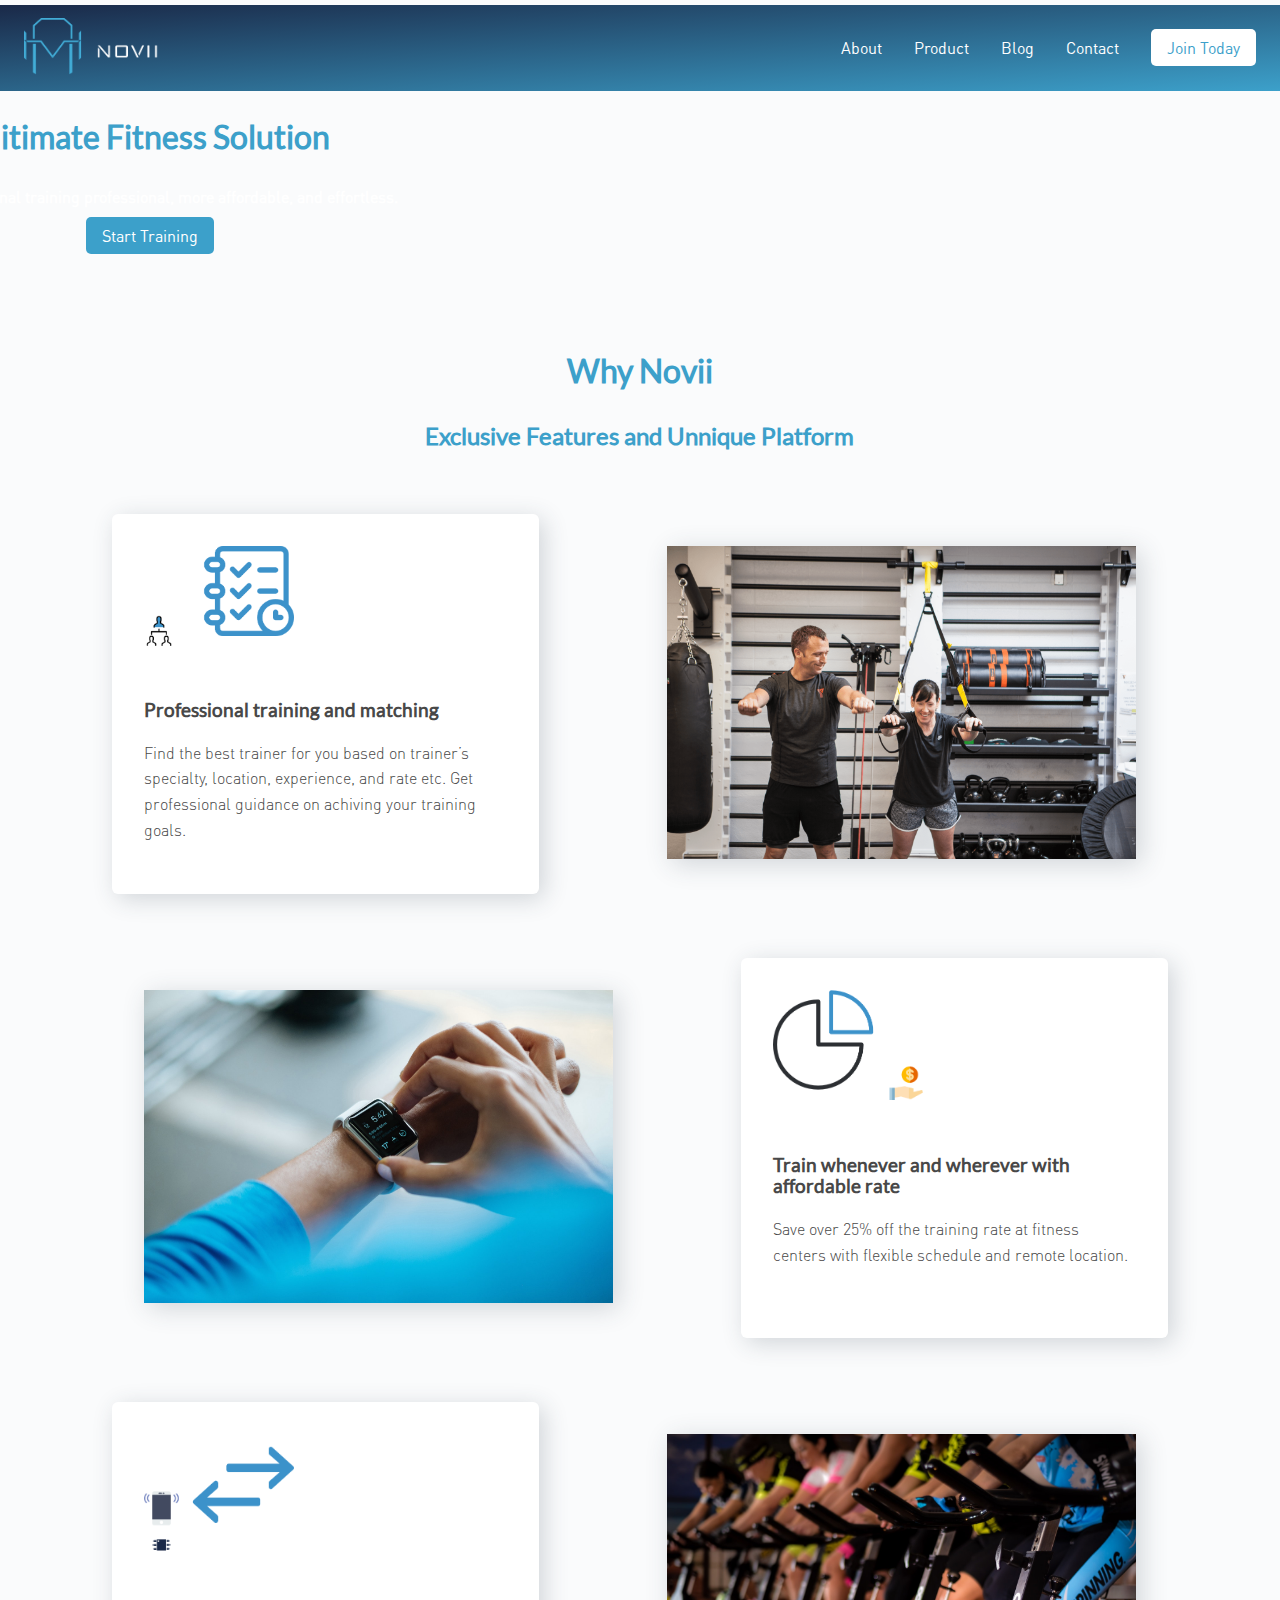
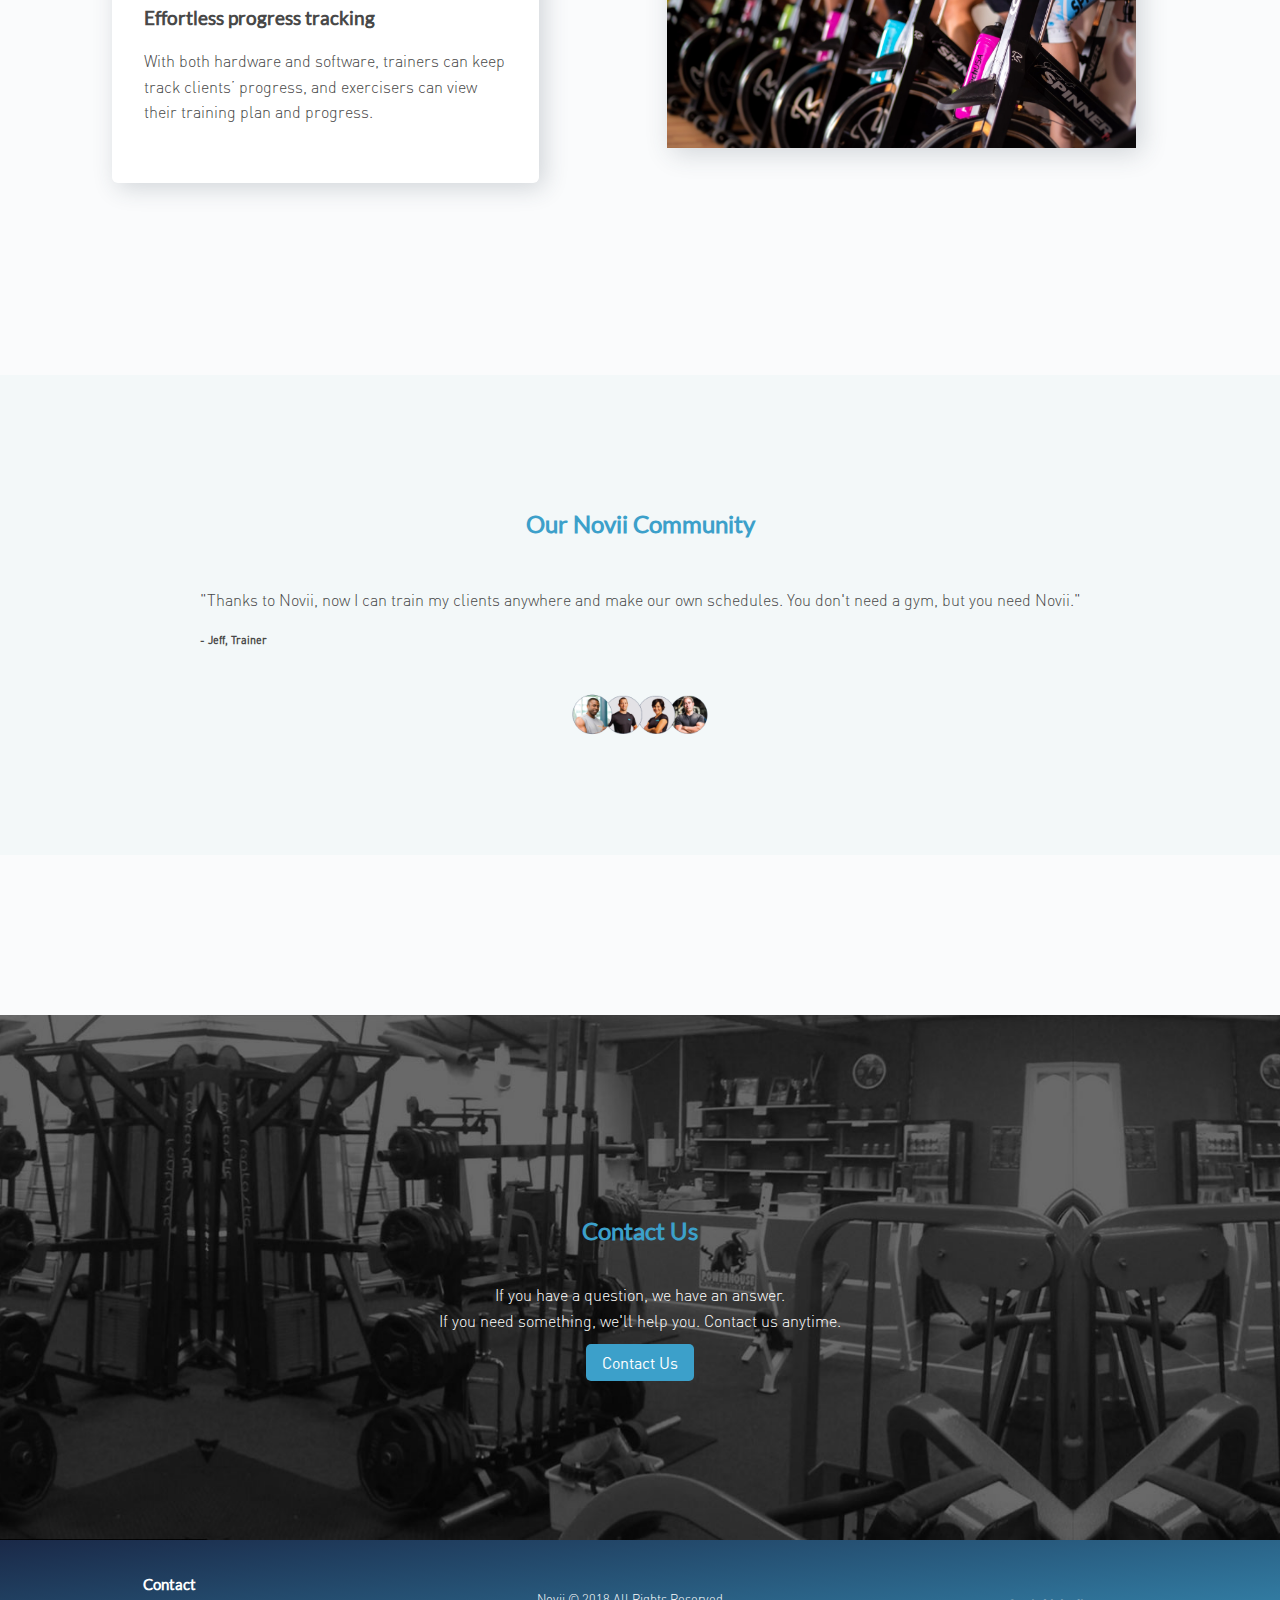
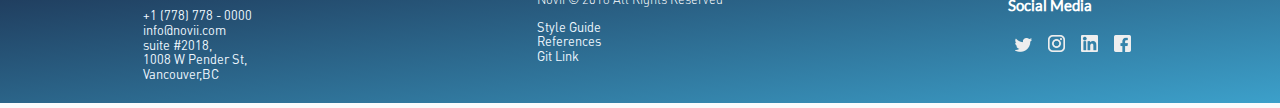
<file: index.html>
<!DOCTYPE html>
<html lang="en">

<head>
    <meta charset="utf-8">
    <meta name="viewport" content="width=device-width, initial-scale=1.0">
    <title>Novii - Ultimate Fitness Solution</title>
    <link rel="stylesheet" href="css/normalize.css">
    <link rel="stylesheet" href="css/main.css">
</head>

<body>
    <div class="row_container">
      <header class="col-12 header" id="site_header">
        <div class="header_navbar">
          <div class="col-2">
            <a href="index.html">
                        <img class="header_logo" src="img/logo_horizontal.png" alt="icon">
                    </a>
          </div>
          <nav class="col-10 nav_main">

            <div tabindex="0" class="onclick-menu">
                <ul class="onclick-menu-content">
                  <li class="nav_item">
                    <a href="about.html">About</a>
                  </li>
                  <li class="nav_item">
                    <a href="product.html">Product</a>
                  </li>
                  <li class="nav_item">
                    <a href="blog.html">Blog</a>
                  </li>
                  <li class="nav_item">
                    <a href="contact.html">Contact</a>
                  </li>
                  <li class="nav_item">
                    <a class="nav-button" href="product.html">Join Today</a>
                  </li>
                </ul>
            </div>

          </nav>
        </div>
      </header>


        <section class="video_promo">
            <div class="col-6 hero_text">
                <h1>Ulitimate Fitness Solution</h1>
                <h4>Making personal training professional, more affordable, and effortless.
                </h4>
                <a class="cta-button" href="product.html">Start Training</a>
            </div>
            <video id="herp_video" autoplay="autoplay" muted loop>
                <source src="https://www.snclubs.com/content/themes/sn/videos/SN_BEYOND_COMBINED_WEBSITE.mp4" type="video/mp4">
            </video>
        </section>

        <section class="row_container feature">
            <div class="col-8">
            <h1>Why Novii</h1>
            <h2>Exclusive Features and Unnique Platform</h2>
        </div>
            <div class="col-4 feature_column_1 feature-card">
                <img class="icon" src="img/icon1.png" alt="feature icon">
                <h3>Professional training and matching</h3>
                <p>
                    Find the best trainer for you based on trainer’s specialty, location, experience, and rate etc. Get professional guidance
                    on achiving your training goals.
                </p>
            </div>
            <div class="col-5 feature_column_2">
                <img class="feature-img" src="img/f1.png" alt="feature">
            </div>
            <div class="col-5 feature_column_3">
                <img class="feature-img" src="img/f2.png" alt="feature">
            </div>
            <div class="col-4 feature_column_4 feature-card">
                <img class="icon" src="img/icon2.png" alt="feature icon">
                <h3> Train whenever and wherever with affordable rate</h3>
                <p>
                    Save over 25% off the training rate at fitness centers with flexible schedule and remote location.
                </p>
            </div>
            <div class="col-4 feature_column_5 feature-card">
                <img class="icon" src="img/icon3.png" alt="feature icon">
                <h3>Effortless progress tracking</h3>
                <p>
                    With both hardware and software, trainers can keep track clients’ progress, and exercisers can view their training plan and
                    progress.
                </p>
            </div>
            <div class="col-5 feature_column_6">
                <img class="feature-img" src="img/f3.jpeg" alt="feature">
            </div>
        </section>

        <section class="col-12 testimonial">
            <h2>Our Novii Community</h2>
            <div class="slides">
                <p>"Thanks to Novii, now I can train my clients anywhere and make our own schedules. You don't need a gym, but you need Novii."</p>
                <h6>- Jeff, Trainer</h6>
            </div>
            <div class="slides">
                <p>"The progress tracking system is amazing, both hardware and software. I'll never have to count how many sets I have left,<br> and my trainer will always know my progress and modify training tasks accordingly."</p>
                <h6>- Jordan, Trainee</h6>
            </div>
            <img  src="img/users.png" alt="user icon" width="150">
        </section>

        <section class="col-12 cta">
            <div class="cta_content">
                <h2>Contact Us</h2>
                <p>
                    If you have a question, we have an answer.<br> 
                    If you need something, we'll help you. Contact us anytime. </p>
                <a class="cta-button" href="contact.html">Contact Us</a>
            </div>
        </section>

        <footer class="col-12 footer">
            <div class="footer_nav">
                <ul>
                    <li class="footer_col">
                        <h3>Contact</h3>
                        <ul>
                            <li>
                                <a href="#">+1 (778) 778 - 0000</a>
                            </li>
                            <li>
                                <a href="mailto:info@novii.com">info@novii.com</a>
                            </li>
                            <li>
                                <a href="#">
                                    suite #2018,
                                    <br> 1008 W Pender St,
                                    <br> Vancouver,BC
                                </a>
                            </li>
                        </ul>
                    </li>
                    <li class="footer_col">
                        <p>Novii &copy 2018 All Rights Reserved</p>
                        <a href="styleguide.html">Style Guide</a><br>
                        <a href="references.html">References</a><br>
                        <a href="https://github.com/tedballin/Novii-1.0" target="_blank">Git Link</a>
                    </li>
                    <li class="footer_col">
                        <h3>Social Media</h3>
                        <a href="#">
                            <img class="sm-img" src="img/twitter.png" alt="social media icon">
                        </a>
                        <a href="#">
                            <img class="sm-img" src="img/instagram.png" alt="social media icon">
                        </a>
                        <a href="#">
                            <img class="sm-img" src="img/linkedin.png" alt="social media icon">
                        </a>
                        <a href="#">
                            <img class="sm-img" src="img/facebook.png" alt="social media icon">
                        </a>
                    </li>
                </ul>
            </div>
        </footer>
    </div>
    <script src="js/script.js"></script>
</body>

</html>
</file>
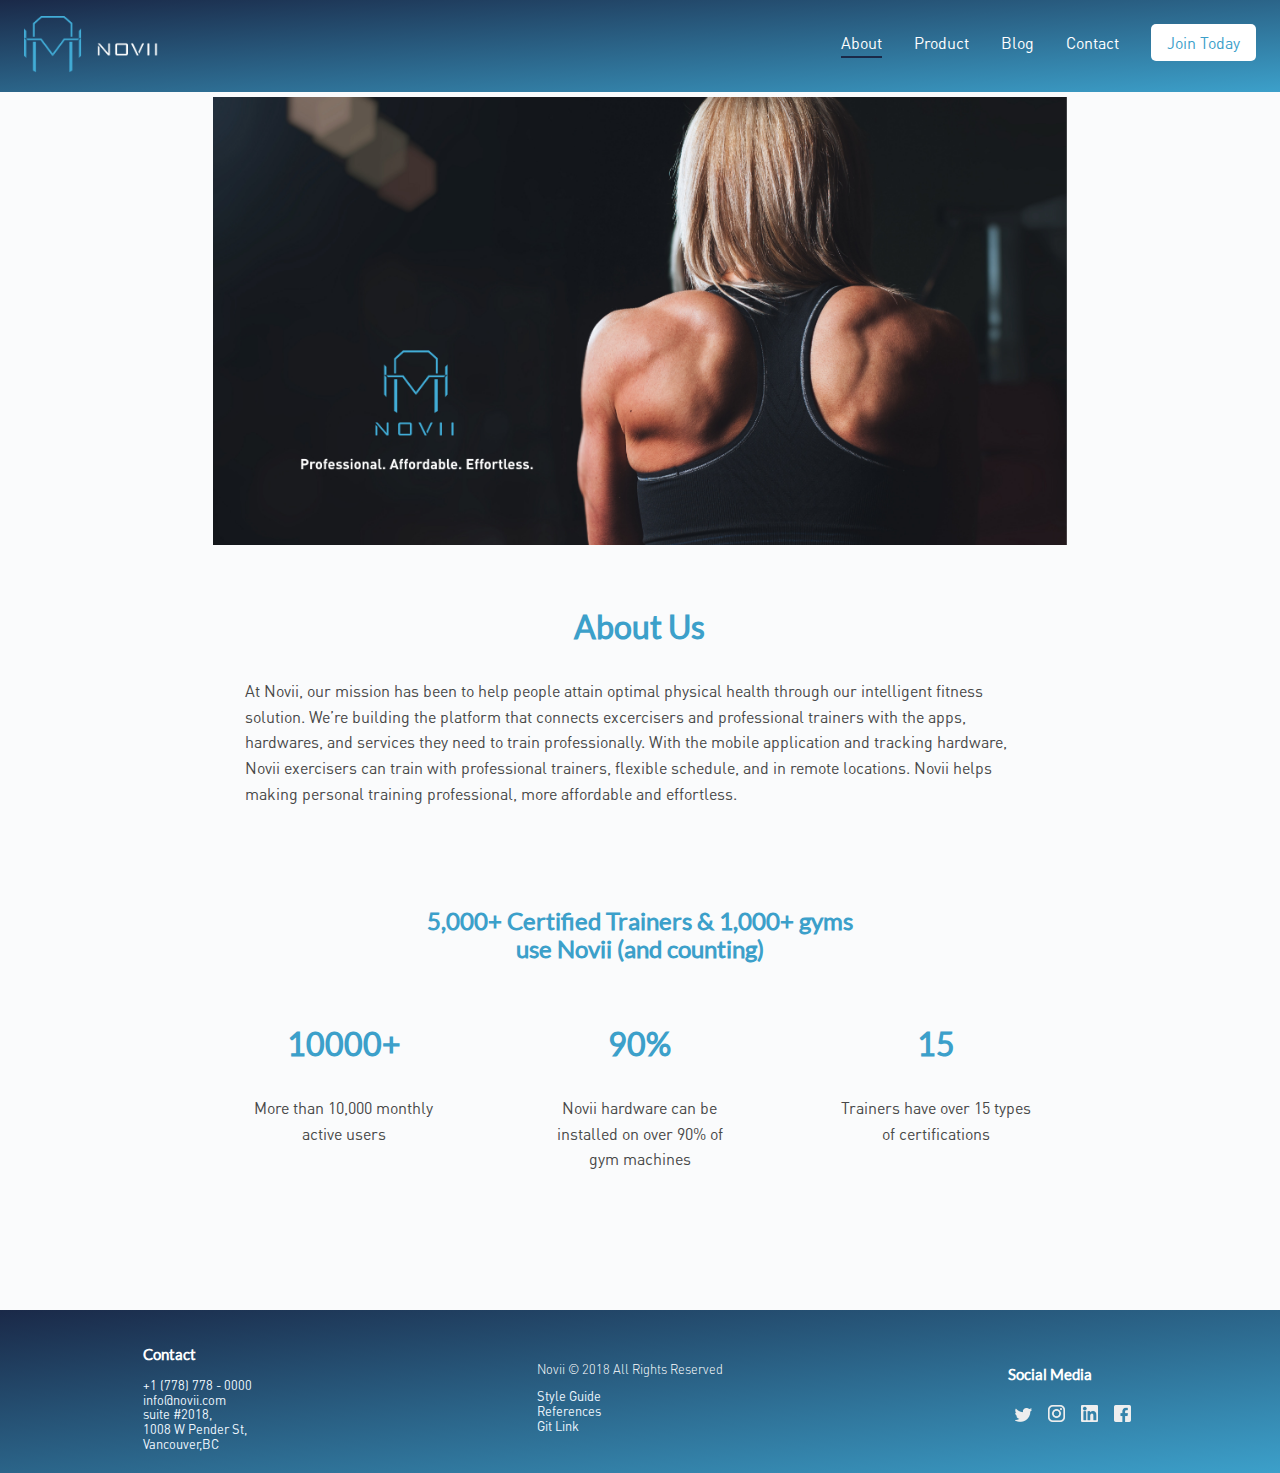
<file: about.html>
<!DOCTYPE html>
<html lang="en">

<head>

    <meta charset="utf-8">
    <meta name="viewport" content="width=device-width, initial-scale=1, shrink-to-fit=no">
    <link rel="stylesheet" href="css/normalize.css">
    <link rel="stylesheet" href="css/main.css">

    <title>About</title>

</head>

<body>

    <!-- navigation -->
    <header class="col-12 header" id="site_header">
        <div class="header_navbar">
            <div class="col-2">
                <a href="index.html">
                    <img class="header_logo" src="img/logo_horizontal.png" alt="icon">
                </a>
            </div>
            <nav class="col-10 nav_main">

                <div tabindex="0" class="onclick-menu">
                    <ul class="onclick-menu-content">
                        <li class="nav_item active">
                            <a href="about.html">About</a>
                        </li>
                        <li class="nav_item">
                            <a href="product.html">Product</a>
                        </li>
                        <li class="nav_item">
                            <a href="blog.html">Blog</a>
                        </li>
                        <li class="nav_item">
                            <a href="contact.html">Contact</a>
                        </li>
                        <li class="nav_item">
                            <a class="nav-button" href="product.html">Join Today</a>
                        </li>
                    </ul>
                </div>

            </nav>
        </div>
    </header>

    <!-- core content -->
    <section id="about">

        <div class="row_container">
            <div class="about-img center-auto col-8">
                <img src="img/about.png" alt="">
            </div>
            <div class="col-8 center-auto about-us-section">
                <h1>About Us</h1>
                <p >
                    At Novii, our mission has been to help people attain optimal physical health through our intelligent fitness solution. We’re
                    building the platform that connects excercisers and professional trainers with the apps, hardwares, and
                    services they need to train professionally. With the mobile application and tracking hardware, Novii
                    exercisers can train with professional trainers, flexible schedule, and in remote locations. Novii helps
                    making personal training professional, more affordable and effortless.

                </p>

                
                <div class="stats">
                        <h2 class="col-12">5,000+ Certified Trainers & 1,000+ gyms
                             <br> use Novii (and counting)</h2>
                    <div class="col-3">
                        <h1>10000+</h1>
                        <p>More than 10,000 monthly active users</p>
                    </div>
                    <div class="col-3">
                        <h1>90%</h1>
                        <p>Novii hardware can be installed on over 90% of gym machines</p>
                    </div>
                    <div class="col-3">
                        <h1>15</h1>
                        <p>Trainers have over 15 types of certifications</p>
                    </div>
                </div>
            </div>
        </div>


    </section>

    <!-- footer -->
    <footer class="col-12 footer">
        <div class="footer_nav">
            <ul>
                <li class="footer_col">
                    <h3>Contact</h3>
                    <ul>
                        <li>
                            <a href="#">+1 (778) 778 - 0000</a>
                        </li>
                        <li>
                            <a href="mailto:info@novii.com">info@novii.com</a>
                        </li>
                        <li>
                            <a href="#">
                                suite #2018,
                                <br> 1008 W Pender St,
                                <br> Vancouver,BC
                            </a>
                        </li>
                    </ul>
                </li>
                <li class="footer_col">
                    <p>Novii &copy 2018 All Rights Reserved</p>
                    <a href="styleguide.html">Style Guide</a>
                    <br>
                    <a href="references.html">References</a>
                    <br>
                    <a href="https://github.com/tedballin/Novii-1.0" target="_blank">Git Link</a>
                </li>
                <li class="footer_col">
                    <h3>Social Media</h3>
                    <a href="#">
                        <img class="sm-img" src="img/twitter.png" alt="social media icon">
                    </a>
                    <a href="#">
                        <img class="sm-img" src="img/instagram.png" alt="social media icon">
                    </a>
                    <a href="#">
                        <img class="sm-img" src="img/linkedin.png" alt="social media icon">
                    </a>
                    <a href="#">
                        <img class="sm-img" src="img/facebook.png" alt="social media icon">
                    </a>
                </li>
            </ul>
        </div>
    </footer>
    <script src="js/script.js"></script>

</body>

</html>
</file>
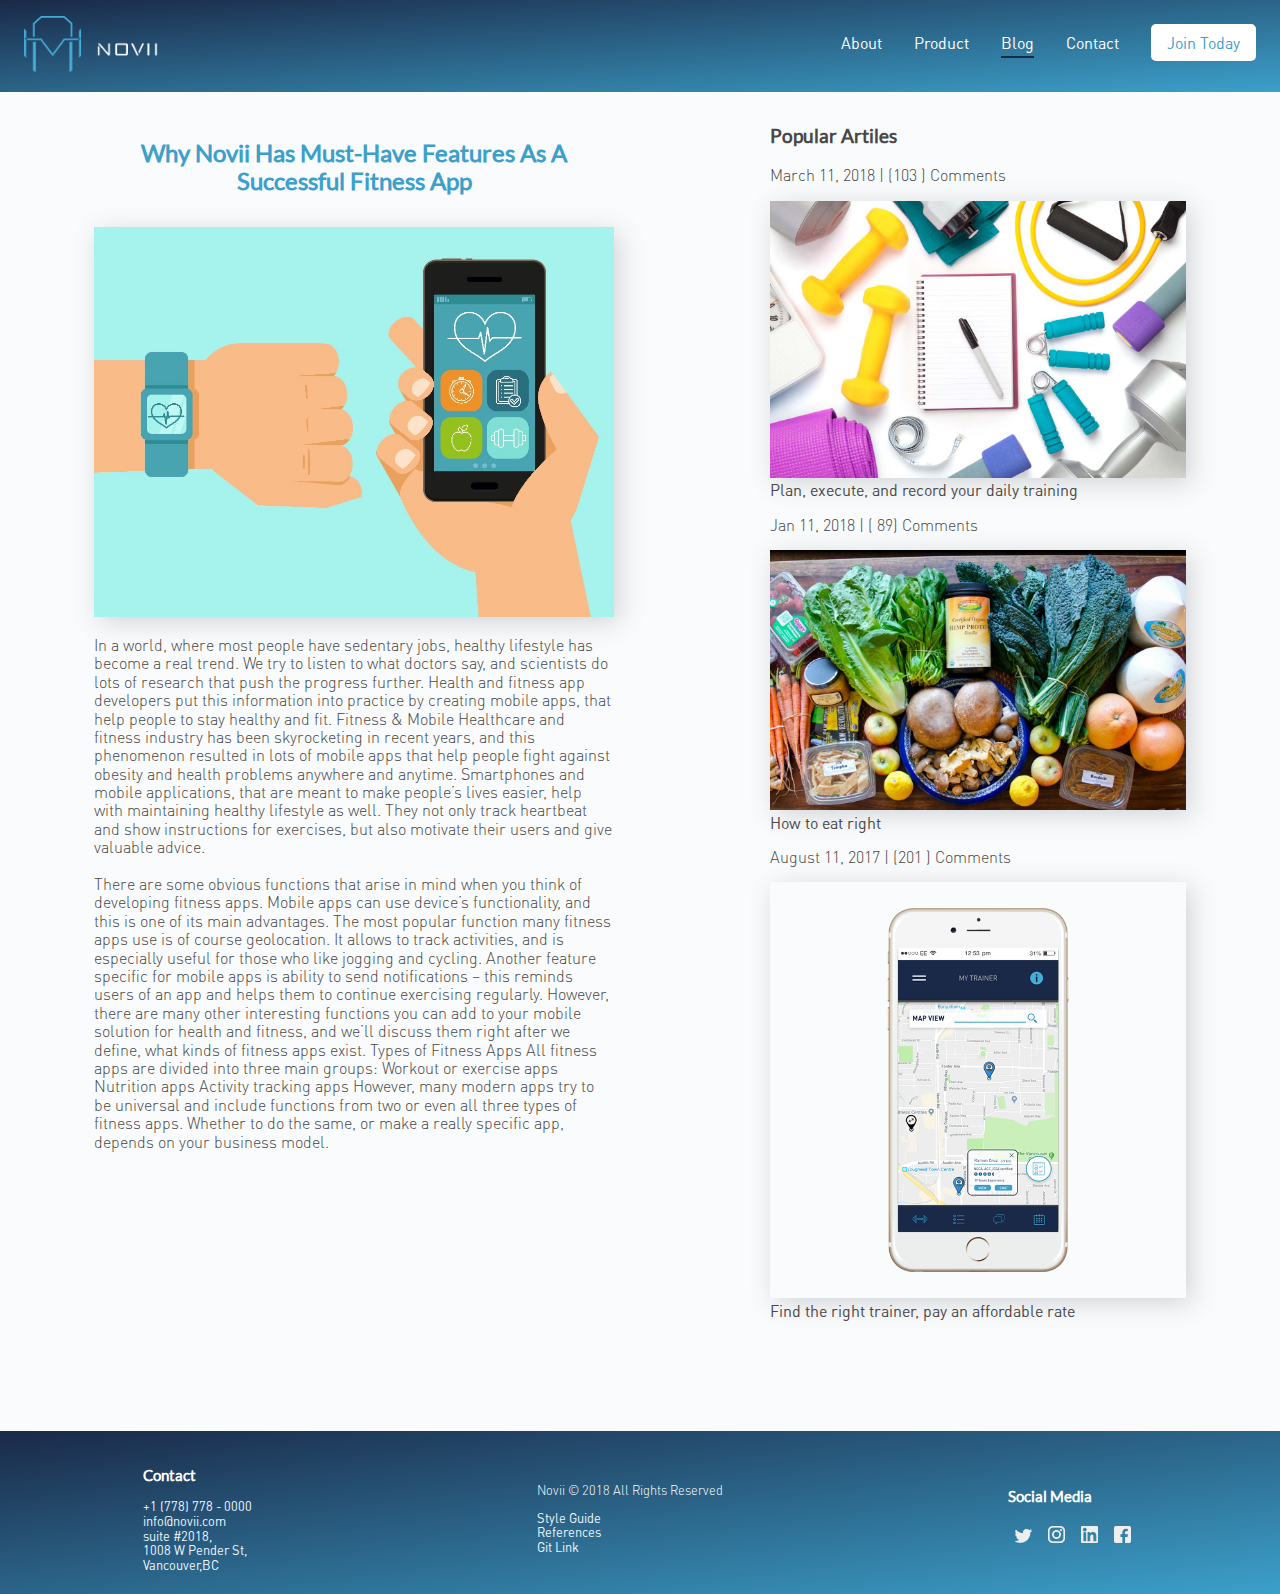
<file: blog.html>
<!DOCTYPE html>
<html lang="en">

<head>

  <meta charset="utf-8">
  <meta name="viewport" content="width=device-width, initial-scale=1, shrink-to-fit=no">
  <link rel="stylesheet" href="css/normalize.css">
  <link rel="stylesheet" href="css/main.css">

  <title>Blog</title>
</head>

<body>

  <!-- navigation -->
  <header class="col-12 header" id="site_header">
    <div class="header_navbar">
      <div class="col-2">
        <a href="index.html">
          <img class="header_logo" src="img/logo_horizontal.png" alt="icon">
        </a>
      </div>
      <nav class="col-10 nav_main">

        <div tabindex="0" class="onclick-menu">
          <ul class="onclick-menu-content">
            <li class="nav_item">
              <a href="about.html">About</a>
            </li>
            <li class="nav_item">
              <a href="product.html">Product</a>
            </li>
            <li class="nav_item active">
              <a href="blog.html">Blog</a>
            </li>
            <li class="nav_item">
              <a href="contact.html">Contact</a>
            </li>
            <li class="nav_item">
              <a class="nav-button" href="product.html">Join Today</a>
            </li>
          </ul>
        </div>

      </nav>
    </div>
  </header>

  <!-- core content -->
  <section id="blog">
    <!-- Main -->
    <div id="main">
      <div class="container">
        <div class="row_container">

          <!-- Content -->
          <div id="content" class="col-5 center-auto">
            <header>
              <h2>Why Novii Has Must-Have Features As A Successful Fitness App</h2>

            </header>
            <img src="img/blog1.jpg" alt="" />
            <p>In a world, where most people have sedentary jobs, healthy lifestyle has become a real trend. We try to listen
              to what doctors say, and scientists do lots of research that push the progress further. Health and fitness
              app developers put this information into practice by creating mobile apps, that help people to stay healthy
              and fit. Fitness & Mobile Healthcare and fitness industry has been skyrocketing in recent years, and this phenomenon
              resulted in lots of mobile apps that help people fight against obesity and health problems anywhere and anytime.
              Smartphones and mobile applications, that are meant to make people’s lives easier, help with maintaining healthy
              lifestyle as well. They not only track heartbeat and show instructions for exercises, but also motivate their
              users and give valuable advice.<br><br> 
              There are some obvious functions that arise in mind when you think of developing
              fitness apps. Mobile apps can use device’s functionality, and this is one of its main advantages. The most
              popular function many fitness apps use is of course geolocation. It allows to track activities, and is especially
              useful for those who like jogging and cycling. Another feature specific for mobile apps is ability to send
              notifications – this reminds users of an app and helps them to continue exercising regularly. However, there
              are many other interesting functions you can add to your mobile solution for health and fitness, and we’ll
              discuss them right after we define, what kinds of fitness apps exist. Types of Fitness Apps All fitness apps
              are divided into three main groups: Workout or exercise apps Nutrition apps Activity tracking apps However,
              many modern apps try to be universal and include functions from two or even all three types of fitness apps.
              Whether to do the same, or make a really specific app, depends on your business model.

            </p>
          </div>

          <!-- Sidebar -->
          <div id="sidebar" class="col-4 center-auto">
            <header>
              <h3>Popular Artiles</h3>
            </header>
            <ul class="style">
              <li class="text">
                <p class="posted">March 11, 2018 | (103 ) Comments</p>
                <img src="img/blog2.jpg" alt="" />
                <a href="#">Plan, execute, and record your daily training</a>
              </li>
              <li class="text">
                <p class="posted">Jan 11, 2018 | ( 89) Comments</p>
                <img src="img/blog3.jpg" alt="" />
                <a href="#">How to eat right</a>
              </li>
              <li class="text">
                <p class="posted">August 11, 2017 | (201 ) Comments</p>
                <img src="img/mockup3.png" alt="" />
                <a href="#">Find the right trainer, pay an affordable rate </a>
              </li>
            </ul>
          </div>
        </div>
      </div>
    </div>

  </section>

  <!-- footer -->
  <footer class="col-12 footer">
    <div class="footer_nav">
      <ul>
        <li class="footer_col">
          <h3>Contact</h3>
          <ul>
            <li>
              <a href="#">+1 (778) 778 - 0000</a>
            </li>
            <li>
              <a href="mailto:info@novii.com">info@novii.com</a>
            </li>
            <li>
              <a href="#">
                suite #2018,
                <br> 1008 W Pender St,
                <br> Vancouver,BC
              </a>
            </li>
          </ul>
        </li>
        <li class="footer_col">
          <p>Novii &copy 2018 All Rights Reserved</p>
          <a href="styleguide.html">Style Guide</a>
          <br>
          <a href="references.html">References</a>
          <br>
          <a href="https://github.com/tedballin/Novii-1.0" target="_blank">Git Link</a>
        </li>
        <li class="footer_col">
          <h3>Social Media</h3>
          <a href="#">
            <img class="sm-img" src="img/twitter.png" alt="social media icon">
          </a>
          <a href="#">
            <img class="sm-img" src="img/instagram.png" alt="social media icon">
          </a>
          <a href="#">
            <img class="sm-img" src="img/linkedin.png" alt="social media icon">
          </a>
          <a href="#">
            <img class="sm-img" src="img/facebook.png" alt="social media icon">
          </a>
        </li>
      </ul>
    </div>
  </footer>
    <script src="js/script.js"></script>
</body>

</html>
</file>
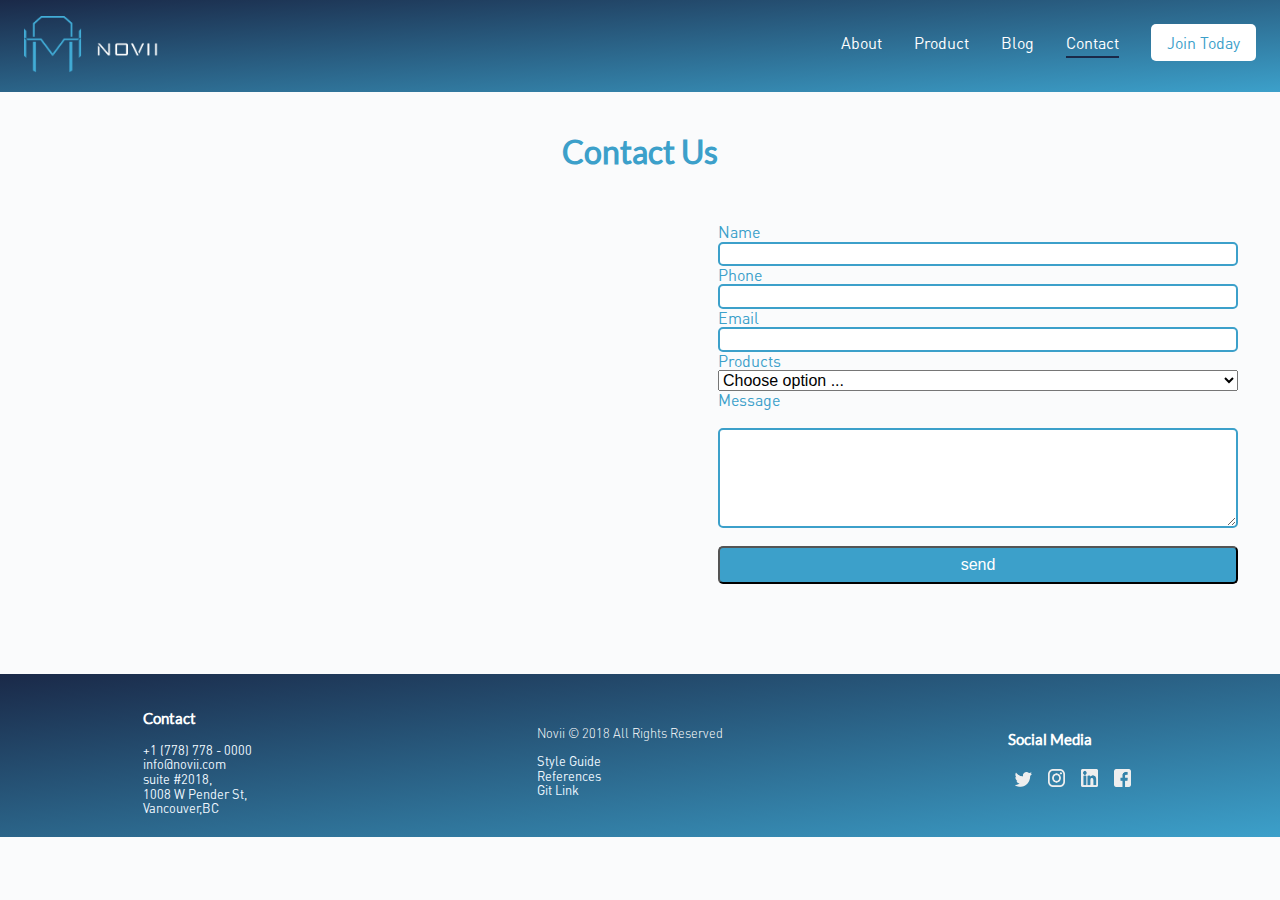
<file: contact.html>
<!DOCTYPE html>
<html lang="en">

<head>

    <meta charset="utf-8">
    <meta name="viewport" content="width=device-width, initial-scale=1, shrink-to-fit=no">
    <link rel="stylesheet" href="css/normalize.css">
    <link rel="stylesheet" href="css/main.css">

    <title>Contact Us</title>

</head>

<body>

    <!-- navigation -->
    <header class="col-12 header" id="site_header">
      <div class="header_navbar">
        <div class="col-2">
          <a href="index.html">
                      <img class="header_logo" src="img/logo_horizontal.png" alt="icon">
                  </a>
        </div>
        <nav class="col-10 nav_main">

          <div tabindex="0" class="onclick-menu">
              <ul class="onclick-menu-content">
                <li class="nav_item">
                  <a href="about.html">About</a>
                </li>
                <li class="nav_item">
                  <a href="product.html">Product</a>
                </li>
                <li class="nav_item">
                  <a href="blog.html">Blog</a>
                </li>
                <li class="nav_item active">
                  <a href="contact.html">Contact</a>
                </li>
                <li class="nav_item">
                  <a class="nav-button" href="product.html">Join Today</a>
                </li>
              </ul>
          </div>

        </nav>
      </div>
    </header>

      <!-- core content -->
      <section id="contact">

    <div class="container">
            <div class="row_container">
                <div class="col-8 center-auto">
                    <h1>Contact Us</h1>
                </div>
            </div>
        </div>

        <div class="container">

            <div class="col-12 row_container">
                <div class="col-6 center-auto">
                    <div class="map-responsive">
                        <iframe src="https://www.google.com/maps/embed?pb=!1m18!1m12!1m3!1d1301.2278570133221!2d-123.11817686816609!3d49.28670988102161!2m3!1f0!2f0!3f0!3m2!1i1024!2i768!4f13.1!3m3!1m2!1s0x548671824a6b0e83%3A0xd066188075702753!2s1008+W+Pender+St+%232018%2C+Vancouver%2C+BC+V6E!5e0!3m2!1sen!2sca!4v1518992723812"
                            frameborder="0" style="border:0" allowfullscreen></iframe>
                    </div>
                </div>
        

            
                <div class="col-5 center-auto">
                    <form  class= "contact" action="index.html" method="post" id="add-form">
                        <label for="name">Name</label>
                        <input type="text" name="client" required id="name">
                        <label for="phone">Phone</label>
                        <input type="text" name="phone" required id="phone">

                        <label for="email">Email</label>
                        <input type="text" name="email" id="email">
                        <label>Products</label>
                        <select>
                        <option value="-1" selected>Choose option ...</option>
                        <option value="Hardware">Novii Hardware Component</option>
                        <option value="App">Novii App</option>
                        </select>
                        <label>Message</label><br>
                        <textarea rows="5" cols="50">
                        </textarea><br>
                            <input class ="cta-button" type="submit" value="send">
                      </form>
                </div>
            </div>
        </div>
     

    </section>

    <!-- footer -->
    <footer class="col-12 footer">
        <div class="footer_nav">
            <ul>
                <li class="footer_col">
                    <h3>Contact</h3>
                    <ul>
                        <li>
                            <a href="#">+1 (778) 778 - 0000</a>
                        </li>
                        <li>
                            <a href="mailto:info@novii.com">info@novii.com</a>
                        </li>
                        <li>
                            <a href="#">
                                suite #2018,
                                <br> 1008 W Pender St,
                                <br> Vancouver,BC
                            </a>
                        </li>
                    </ul>
                </li>
                <li class="footer_col">
                    <p>Novii &copy 2018 All Rights Reserved</p>
                    <a href="styleguide.html">Style Guide</a><br>
                        <a href="references.html">References</a><br>
                        <a href="https://github.com/tedballin/Novii-1.0" target="_blank">Git Link</a>
                </li>
                <li class="footer_col">
                    <h3>Social Media</h3>
                    <a href="#">
                        <img class="sm-img" src="img/twitter.png" alt="social media icon">
                    </a>
                    <a href="#">
                        <img class="sm-img" src="img/instagram.png" alt="social media icon">
                    </a>
                    <a href="#">
                        <img class="sm-img" src="img/linkedin.png" alt="social media icon">
                    </a>
                    <a href="#">
                        <img class="sm-img" src="img/facebook.png" alt="social media icon">
                    </a>
                </li>
            </ul>
        </div>
    </footer>
<script src="js/script.js"></script>
</body>

</html>
</file>
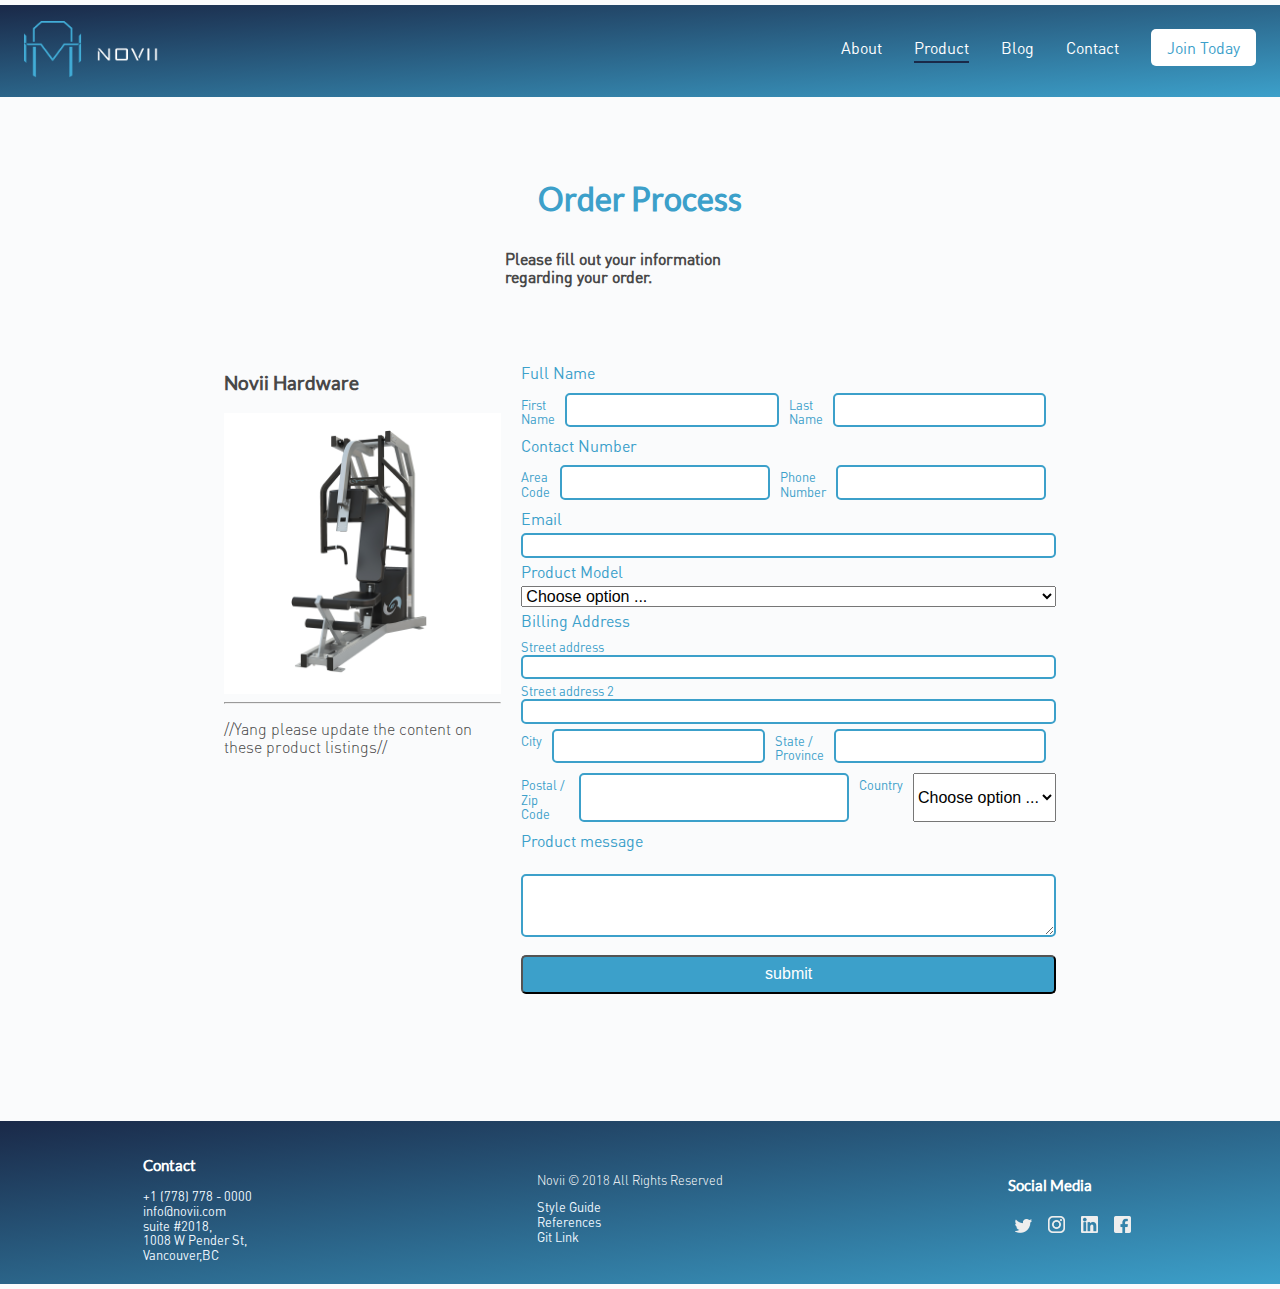
<file: hardwareorder.html>
<!DOCTYPE html>
<html lang="en">

<head>

    <meta charset="utf-8">
    <meta name="viewport" content="width=device-width, initial-scale=1, shrink-to-fit=no">
    <link rel="stylesheet" href="css/normalize.css">
    <link rel="stylesheet" href="css/main.css">

    <title>Products</title>

</head>

<body>

    <!-- navigation -->
        <div class="row_container">
          <header class="col-12 header" id="site_header">
            <div class="header_navbar">
              <div class="col-2">
                <a href="index.html">
                            <img class="header_logo" src="img/logo_horizontal.png" alt="icon">
                        </a>
              </div>
              <nav class="col-10 nav_main">

                <div tabindex="0" class="onclick-menu">
                    <ul class="onclick-menu-content">
                      <li class="nav_item">
                        <a href="about.html">About</a>
                      </li>
                      <li class="nav_item active">
                        <a href="product.html">Product</a>
                      </li>
                      <li class="nav_item">
                        <a href="blog.html">Blog</a>
                      </li>
                      <li class="nav_item">
                        <a href="contact.html">Contact</a>
                      </li>
                      <li class="nav_item">
                        <a class="nav-button" href="product.html">Join Today</a>
                      </li>
                    </ul>
                </div>

              </nav>
            </div>
          </header>


            <!-- core content -->
            <div class="container">

              <div class="container">
                  <div class="row_container" >
                      <div class="col-8 center-auto" style ="padding-bottom: 3%; padding-top: 3%;" >
                          <h1>Order Process</h1>
                          <div class="col-4 center-auto">
                            <h4>
                              Please fill out your information regarding your order.
                            </h4>
                          </div>

                      </div>
                  </div>
              </div>


              <div class="row_container col-8 center-auto">
                  <div class="col-4 center-auto">
                    <h3>Novii Hardware</h3>
                    <div class="product-listing">
                      <img src="img/hardware.png" alt="product">
                    </div>
                    <hr>
                    <p>
                        //Yang please update the content on these product listings//
                    </p>
                  </div>
                <div class="col-8 center-vertically">
                    <form  class= "contact order" action="index.html" method="post" id="add-form">
                        <label>Full Name</label>
                        <div class="contact-row">
                          <span>First Name</span><input type="text" name="client" required id="clientf"> <span>Last Name</span><input type="text" name="client" required id="clientl">
                        </div>

                        <label for="phone">Contact Number</label>
                        <div class="contact-row">
                          <span>Area Code</span><input type="text" name="phone" required id="phone1"> <span>Phone Number</span><input type="text" name="phone" required id="phone">
                        </div>

                        <label for="email">Email</label>
                        <input type="text" name="email" id="email">
                        <label>Product Model</label>
                        <select>
                        <option value="-1" selected>Choose option ...</option>
                        <option value="Hardware">Novii Hardware Component Model A</option>
                        <option value="App">Hardware Model Replacement Parts</option>
                        </select>

                        <label>Billing Address</label>

                        <span>Street address</span><input type="text" name="add" required id="add">
                        <span>Street address 2</span><input type="text" name="add" required id="add2">

                        <div class="contact-row">
                          <span>City</span><input type="text" name="city" required id="city"> 
                          <span>State / Province</span><input type="text" name="province" required id="province">
                        </div>

                        <div class="contact-row">
                          <span>Postal / Zip Code</span><input type="text" name="zip" required id="zip"> <span>Country</span><select>
                          <option value="-1" selected>Choose option ...</option>
                          <option value="CA">Canada</option>
                          <option value="CH">China</option>
                          <option value="JP">Japan</option>
                          <option value="US">United States</option>
                          </select>
                        </div>


                        <label>Product message</label><br>
                        <textarea rows="3" cols="50">
                        </textarea><br>
                            <input class ="cta-button" type="submit" value="submit">
                      </form>
                </div>

              </div>

<!-- white space -->
<div class="container">
    <div class="row_container" >
        <div class="col-8 center-auto" style ="padding-bottom: 5%; padding-top: 3%;" >

        </div>
    </div>
</div>


            </div>


            <!-- footer -->
            <footer class="col-12 footer">
                <div class="footer_nav">
                    <ul>
                        <li class="footer_col">
                            <h3>Contact</h3>
                            <ul>
                                <li>
                                    <a href="#">+1 (778) 778 - 0000</a>
                                </li>
                                <li>
                                    <a href="mailto:info@novii.com">info@novii.com</a>
                                </li>
                                <li>
                                    <a href="#">
                                        suite #2018,
                                        <br> 1008 W Pender St,
                                        <br> Vancouver,BC
                                    </a>
                                </li>
                            </ul>
                        </li>
                        <li class="footer_col">
                            <p>Novii &copy 2018 All Rights Reserved</p>
                            <a href="styleguide.html">Style Guide</a><br>
                            <a href="references.html">References</a><br>
                            <a href="https://github.com/tedballin/Novii-1.0" target="_blank">Git Link</a>
                        </li>
                        <li class="footer_col">
                            <h3>Social Media</h3>
                            <a href="#">
                                <img class="sm-img" src="img/twitter.png" alt="social media icon">
                            </a>
                            <a href="#">
                                <img class="sm-img" src="img/instagram.png" alt="social media icon">
                            </a>
                            <a href="#">
                                <img class="sm-img" src="img/linkedin.png" alt="social media icon">
                            </a>
                            <a href="#">
                                <img class="sm-img" src="img/facebook.png" alt="social media icon">
                            </a>
                        </li>
                    </ul>
                </div>
            </footer>
        </div>
        <script src="js/script.js"></script>
    </body>

</html>
</file>
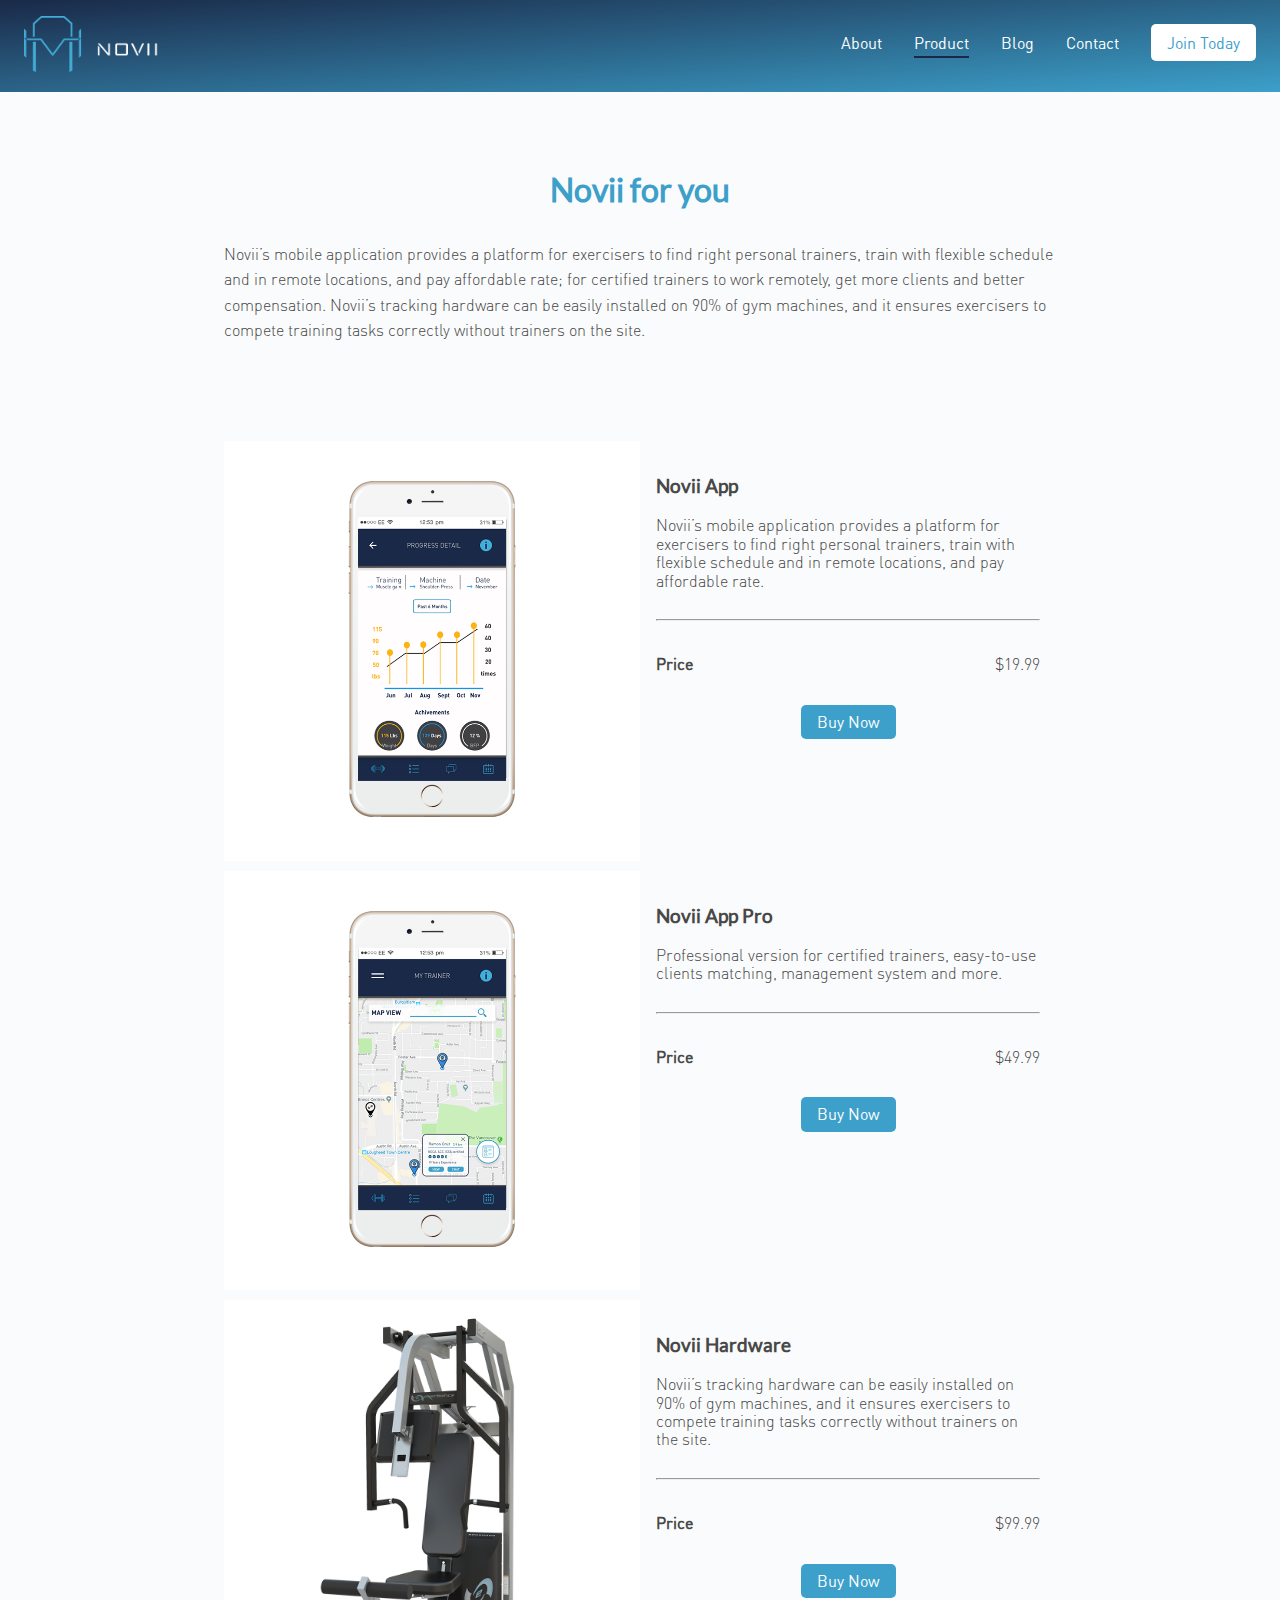
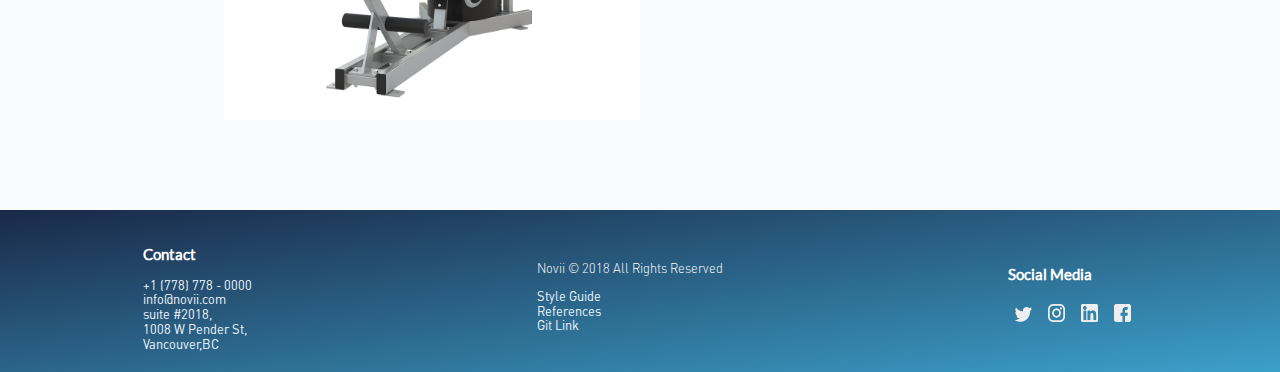
<file: product.html>
<!DOCTYPE html>
<html lang="en">

<head>

    <meta charset="utf-8">
    <meta name="viewport" content="width=device-width, initial-scale=1, shrink-to-fit=no">
    <link rel="stylesheet" href="css/normalize.css">
    <link rel="stylesheet" href="css/main.css">

    <title>Products</title>

</head>

<body>

    <!-- navigation -->

    <body>
            <header class="col-12 header" id="site_header">
                <div class="header_navbar">
                    <div class="col-2">
                        <a href="index.html">
                            <img class="header_logo" src="img/logo_horizontal.png" alt="icon">
                        </a>
                    </div>
                    <nav class="col-10 nav_main">

                        <div tabindex="0" class="onclick-menu">
                            <ul class="onclick-menu-content">
                                <li class="nav_item">
                                    <a href="about.html">About</a>
                                </li>
                                <li class="nav_item active">
                                    <a href="product.html">Product</a>
                                </li>
                                <li class="nav_item">
                                    <a href="blog.html">Blog</a>
                                </li>
                                <li class="nav_item">
                                    <a href="contact.html">Contact</a>
                                </li>
                                <li class="nav_item">
                                    <a class="nav-button" href="product.html">Join Today</a>
                                </li>
                            </ul>
                        </div>

                    </nav>
                </div>
            </header>


            <!-- core content -->

            <div class="container">
                <div class="row_container">
                    <div class="col-8 center-auto" style="padding-bottom: 5%; padding-top: 3%;">
                        <h1>Novii for you</h1>
                        <p class="product-text">Novii’s mobile application provides a platform for exercisers to find right personal trainers, train
                            with flexible schedule and in remote locations, and pay affordable rate; for certified trainers
                            to work remotely, get more clients and better compensation. Novii’s tracking hardware can be
                            easily installed on 90% of gym machines, and it ensures exercisers to compete training tasks
                            correctly without trainers on the site.</p>
                    </div>
                </div>
            </div>

            <section id="product">

                <div class="container">

                    <div class="col-8 center-auto">
                        <div class="row_container">
                            <div class="col-6 content-row">
                                <div class="product-listing">
                                    <img src="img/mockup2.png" alt="product">

                                </div>
                            </div>

                            <div class="col-6 products">

                                <h3>Novii App</h3>
                                <p>
                                    Novii’s mobile application provides a platform for exercisers to find right personal trainers, train with flexible schedule
                                    and in remote locations, and pay affordable rate.
                                </p>
                                <div class="push-down">
                                    <hr>
                                    <div class="price-style">
                                        <h4>Price</h4>
                                        <p>
                                            $19.99
                                        </p>
                                    </div>
                                    <div class="product-center">
                                        <a class="cta-button" href="https://play.google.com/store?hl=en">Buy Now</a>
                                    </div>
                                </div>
                            </div>
                        </div>
                    </div>

                    <div class="col-8 center-auto">
                        <div class="row_container">
                            <div class="col-6 content-row">
                                <div class="product-listing">
                                    <img src="img/mockup3.png" alt="product">

                                </div>
                            </div>

                            <div class="col-6 products">

                                <h3>Novii App Pro</h3>
                                <p>
                                    Professional version for certified trainers, easy-to-use clients matching, management system and more.
                                </p>
                                <div class="push-down">
                                    <hr>
                                    <div class="price-style">
                                        <h4>Price</h4>
                                        <p>
                                            $49.99
                                        </p>
                                    </div>
                                    <div class="product-center">
                                        <a class="cta-button" href="https://play.google.com/store?hl=en">Buy Now</a>
                                    </div>
                                </div>
                            </div>
                        </div>
                    </div>

                    <div class="col-8 center-auto">
                        <div class="row_container">
                            <div class="col-6 content-row">
                                <div class="product-listing">
                                    <img src="img/hardware.png" alt="product">

                                </div>
                            </div>

                            <div class="col-6 products">

                                <h3>Novii Hardware</h3>
                                <p>
                                    Novii’s tracking hardware can be easily installed on 90% of gym machines, and it ensures exercisers to compete training tasks
                                    correctly without trainers on the site.
                                </p>
                                <div class="push-down">
                                    <hr>
                                    <div class="price-style">
                                        <h4>Price</h4>
                                        <p>
                                            $99.99
                                        </p>
                                    </div>
                                    <div class="product-center">
                                        <a class="cta-button" href="hardwareorder.html">Buy Now</a>
                                    </div>
                                </div>
                            </div>
                        </div>
                    </div>




                </div>






            </section>

            <!-- footer -->
            <footer class="col-12 footer">
                <div class="footer_nav">
                    <ul>
                        <li class="footer_col">
                            <h3>Contact</h3>
                            <ul>
                                <li>
                                    <a href="#">+1 (778) 778 - 0000</a>
                                </li>
                                <li>
                                    <a href="mailto:info@novii.com">info@novii.com</a>
                                </li>
                                <li>
                                    <a href="#">
                                        suite #2018,
                                        <br> 1008 W Pender St,
                                        <br> Vancouver,BC
                                    </a>
                                </li>
                            </ul>
                        </li>
                        <li class="footer_col">
                            <p>Novii &copy 2018 All Rights Reserved</p>
                            <a href="styleguide.html">Style Guide</a>
                            <br>
                            <a href="references.html">References</a>
                            <br>
                            <a href="https://github.com/tedballin/Novii-1.0" target="_blank">Git Link</a>
                        </li>
                        <li class="footer_col">
                            <h3>Social Media</h3>
                            <a href="#">
                                <img class="sm-img" src="img/twitter.png" alt="social media icon">
                            </a>
                            <a href="#">
                                <img class="sm-img" src="img/instagram.png" alt="social media icon">
                            </a>
                            <a href="#">
                                <img class="sm-img" src="img/linkedin.png" alt="social media icon">
                            </a>
                            <a href="#">
                                <img class="sm-img" src="img/facebook.png" alt="social media icon">
                            </a>
                        </li>
                    </ul>
                </div>
            </footer>
        <script src="js/script.js"></script>
    </body>

</html>
</file>
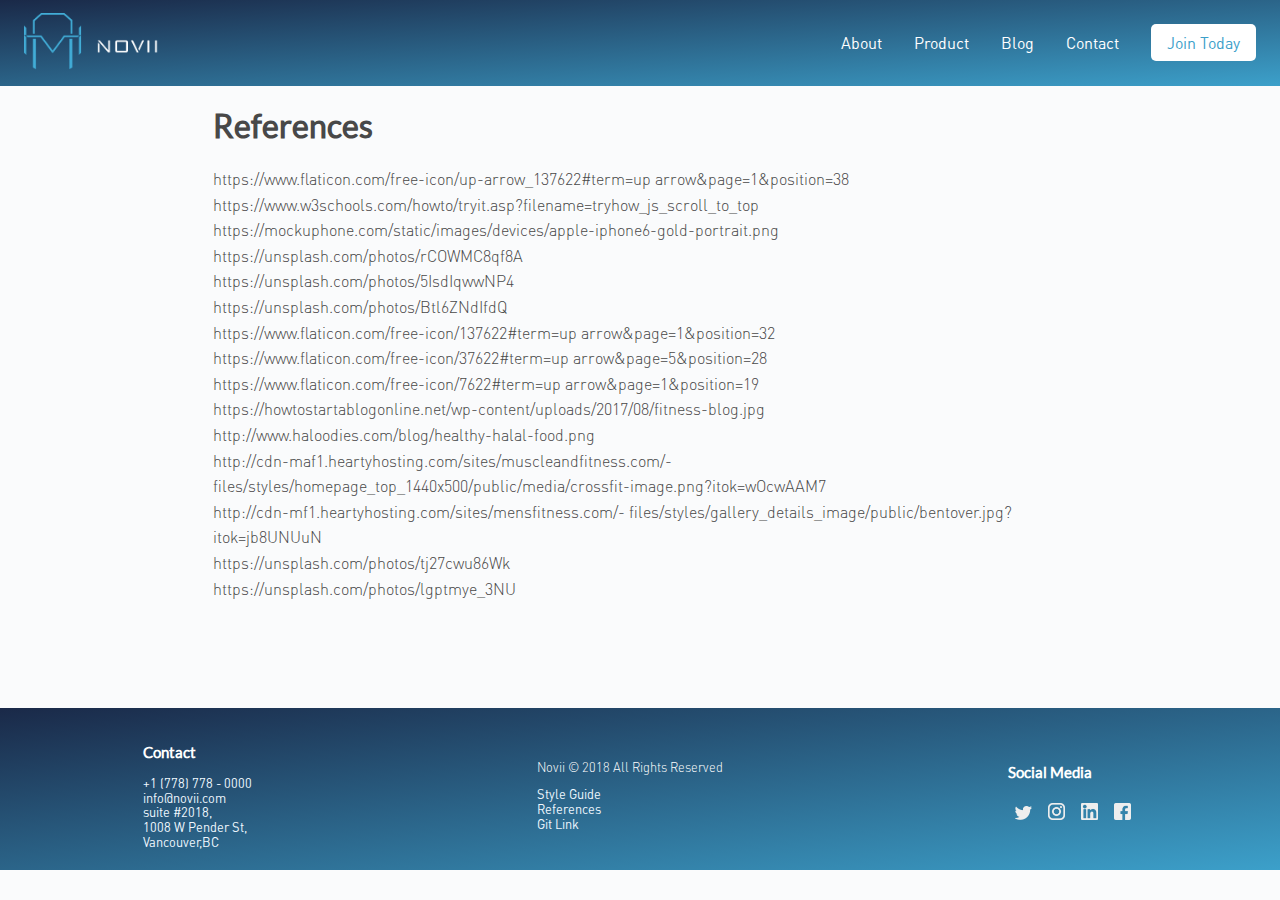
<file: references.html>
<!-- Project 02
Authors: Yang Zhang, Randy Panopio
IAT 339 
 -->

<!DOCTYPE html>
<html lang="en">

<head>

    <meta charset="utf-8">
    <meta name="viewport" content="width=device-width, initial-scale=1, shrink-to-fit=no">
    <link rel="stylesheet" href="css/normalize.css">
    <link rel="stylesheet" href="css/main.css">

    <title>References</title>

</head>

<body>

    <!-- navigation -->
    <header class="col-12 header" id="site_header">
        <div class="header_navbar">
            <div class="col-2">
                <a href="index.html">
                    <img class="header_logo" src="img/logo_horizontal.png" alt="icon">
                </a>
            </div>
            <nav class="col-10 nav_main">

                <div tabindex="0" class="onclick-menu">
                    <ul class="onclick-menu-content">
                        <li class="nav_item">
                            <a href="about.html">About</a>
                        </li>
                        <li class="nav_item">
                            <a href="product.html">Product</a>
                        </li>
                        <li class="nav_item">
                            <a href="blog.html">Blog</a>
                        </li>
                        <li class="nav_item">
                            <a href="contact.html">Contact</a>
                        </li>
                        <li class="nav_item">
                            <a class="nav-button" href="product.html">Join Today</a>
                        </li>
                    </ul>
                </div>

            </nav>
        </div>
    </header>


    <div class="col-8 center-auto references">
        <h1>References</h1>
        <p>https://www.flaticon.com/free-icon/up-arrow_137622#term=up arrow&page=1&position=38<br>
            https://www.w3schools.com/howto/tryit.asp?filename=tryhow_js_scroll_to_top<br>
            https://mockuphone.com/static/images/devices/apple-iphone6-gold-portrait.png
            <br> https://unsplash.com/photos/rCOWMC8qf8A
            <br> https://unsplash.com/photos/5IsdIqwwNP4
            <br> https://unsplash.com/photos/Btl6ZNdIfdQ
            <br> https://www.flaticon.com/free-icon/137622#term=up arrow&page=1&position=32<br>
            https://www.flaticon.com/free-icon/37622#term=up arrow&page=5&position=28<br>
            https://www.flaticon.com/free-icon/7622#term=up arrow&page=1&position=19<br>
            https://howtostartablogonline.net/wp-content/uploads/2017/08/fitness-blog.jpg
            <br> http://www.haloodies.com/blog/healthy-halal-food.png
            <br> http://cdn-maf1.heartyhosting.com/sites/muscleandfitness.com/- files/styles/homepage_top_1440x500/public/media/crossfit-image.png?itok=wOcwAAM7
            <br> http://cdn-mf1.heartyhosting.com/sites/mensfitness.com/- files/styles/gallery_details_image/public/bentover.jpg?itok=jb8UNUuN
            <br>
            https://unsplash.com/photos/tj27cwu86Wk<br>
            https://unsplash.com/photos/lgptmye_3NU<br> 
        </p>
    </div>
    <!-- footer -->
    <footer class="col-12 footer">
        <div class="footer_nav">
            <ul>
                <li class="footer_col">
                    <h3>Contact</h3>
                    <ul>
                        <li>
                            <a href="#">+1 (778) 778 - 0000</a>
                        </li>
                        <li>
                            <a href="mailto:info@novii.com">info@novii.com</a>
                        </li>
                        <li>
                            <a href="#">
                                suite #2018,
                                <br> 1008 W Pender St,
                                <br> Vancouver,BC
                            </a>
                        </li>
                    </ul>
                </li>
                <li class="footer_col">
                    <p>Novii &copy 2018 All Rights Reserved</p>
                    <a href="styleguide.html">Style Guide</a>
                    <br>
                    <a href="references.html">References</a>
                    <br>
                    <a href="https://github.com/tedballin/Novii-1.0" target="_blank">Git Link</a>
                </li>
                <li class="footer_col">
                    <h3>Social Media</h3>
                    <a href="#">
                        <img class="sm-img" src="img/twitter.png" alt="social media icon">
                    </a>
                    <a href="#">
                        <img class="sm-img" src="img/instagram.png" alt="social media icon">
                    </a>
                    <a href="#">
                        <img class="sm-img" src="img/linkedin.png" alt="social media icon">
                    </a>
                    <a href="#">
                        <img class="sm-img" src="img/facebook.png" alt="social media icon">
                    </a>
                </li>
            </ul>
        </div>
    </footer>
    <script src="js/script.js"></script>
</body>

</html>
</file>
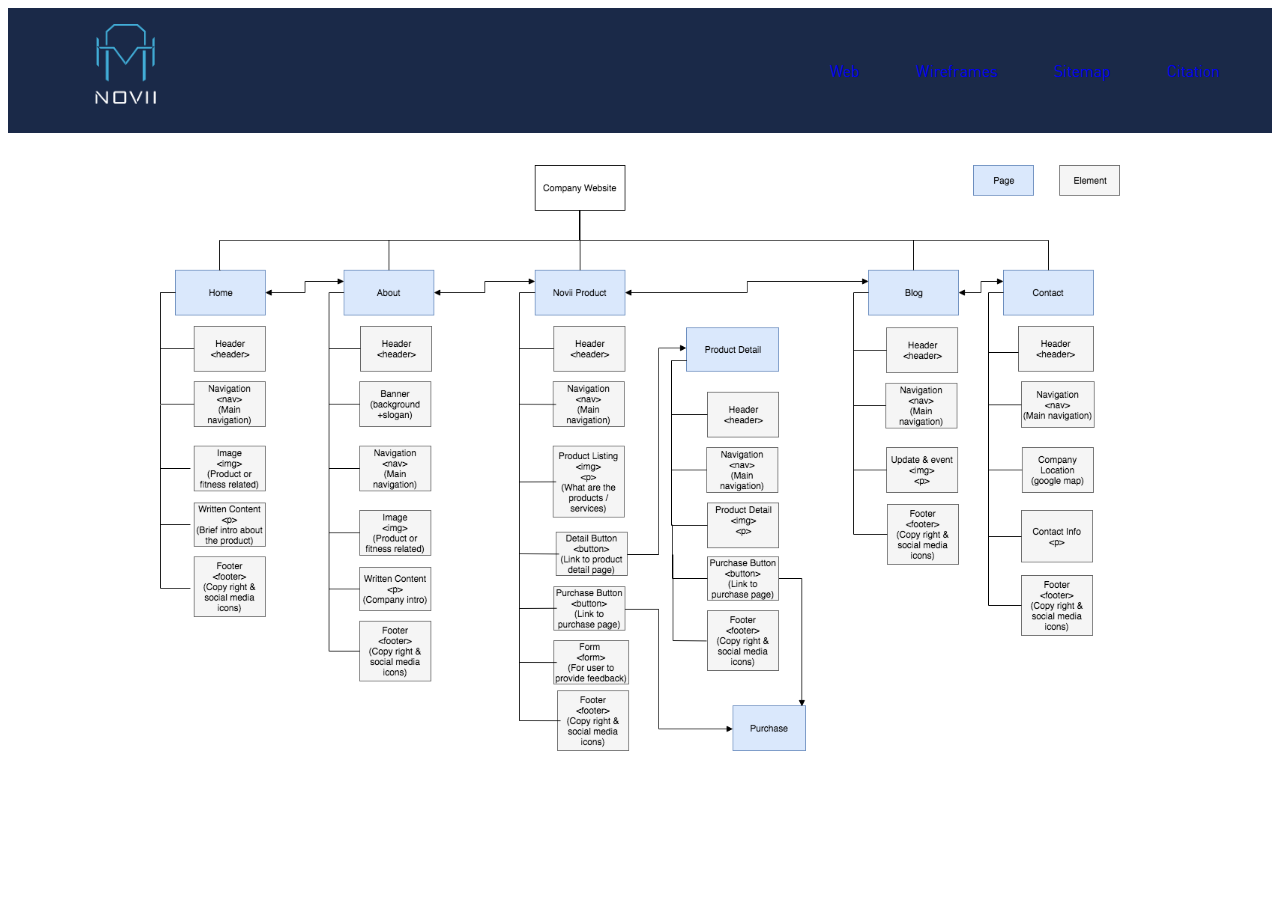
<file: sitemap.html>
<!-- Project 02
Authors: Yang Zhang, Randy Panopio
IAT 339 
 -->

 <!DOCTYPE html>
 <html lang="en">
 
 <head>
     <meta charset="utf-8">

     <title>P01 Process - Styleguide</title>
     <link rel="stylesheet" href="css/style.css">
 </head>
 
 <body>
     <div class="main-header-wrap">
 
         <div class="main-header-logo">
             <img src="img/logo.png" alt="logo">
         </div>
 
 
         <div class="header-nav">
             <ul class="main-nav">
                 <li>
                     <a href="index.html">Web</a>
                 </li>
                 <li>
                     <a href="wireframes.html">Wireframes</a>
                 </li>
                 <li>
                     <a href="sitemap.html">Sitemap</a>
                 </li>
                 <li>
                     <a href="reference.html"> Citation</a>
                 </li>
             </ul>
         </div>
     </div>

     <div class="ref">
       <img src="img/sitemap.png" alt="sitemap">
    </div>
    </body>
    
    </html>
</file>
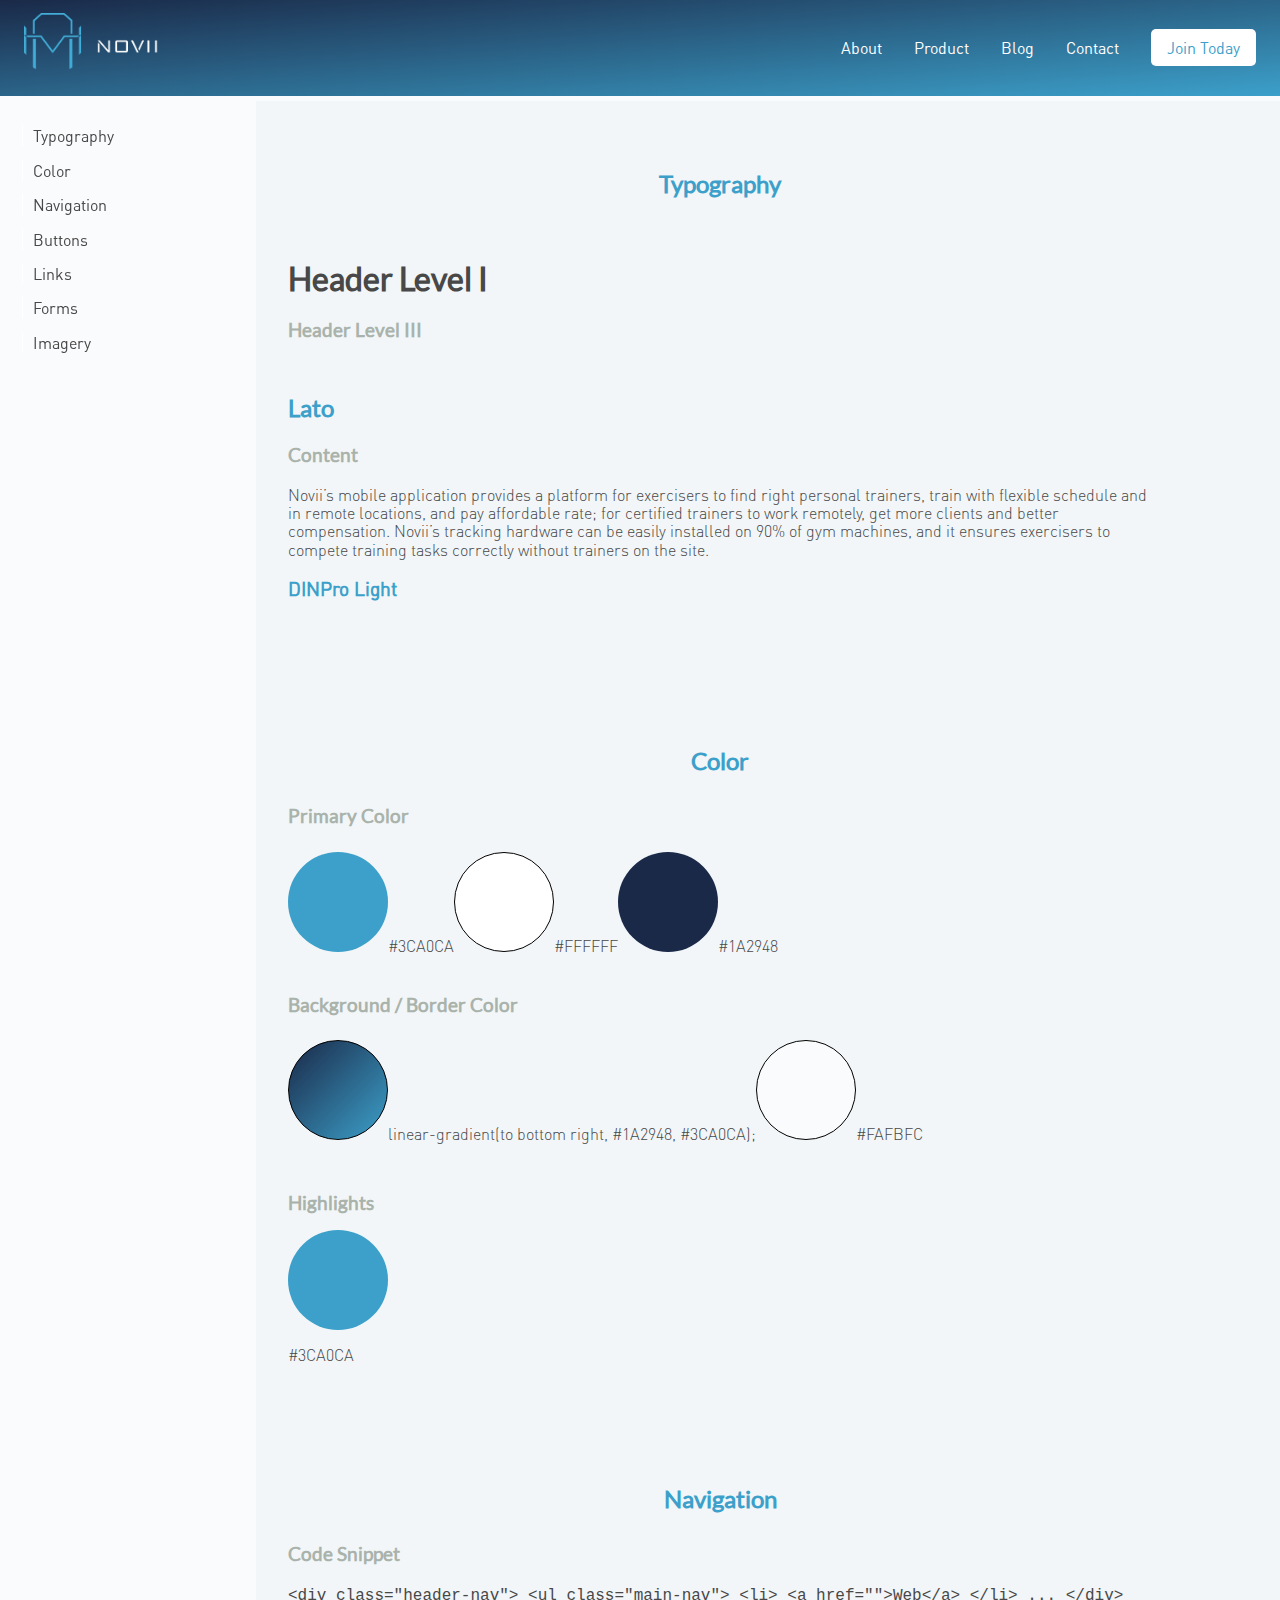
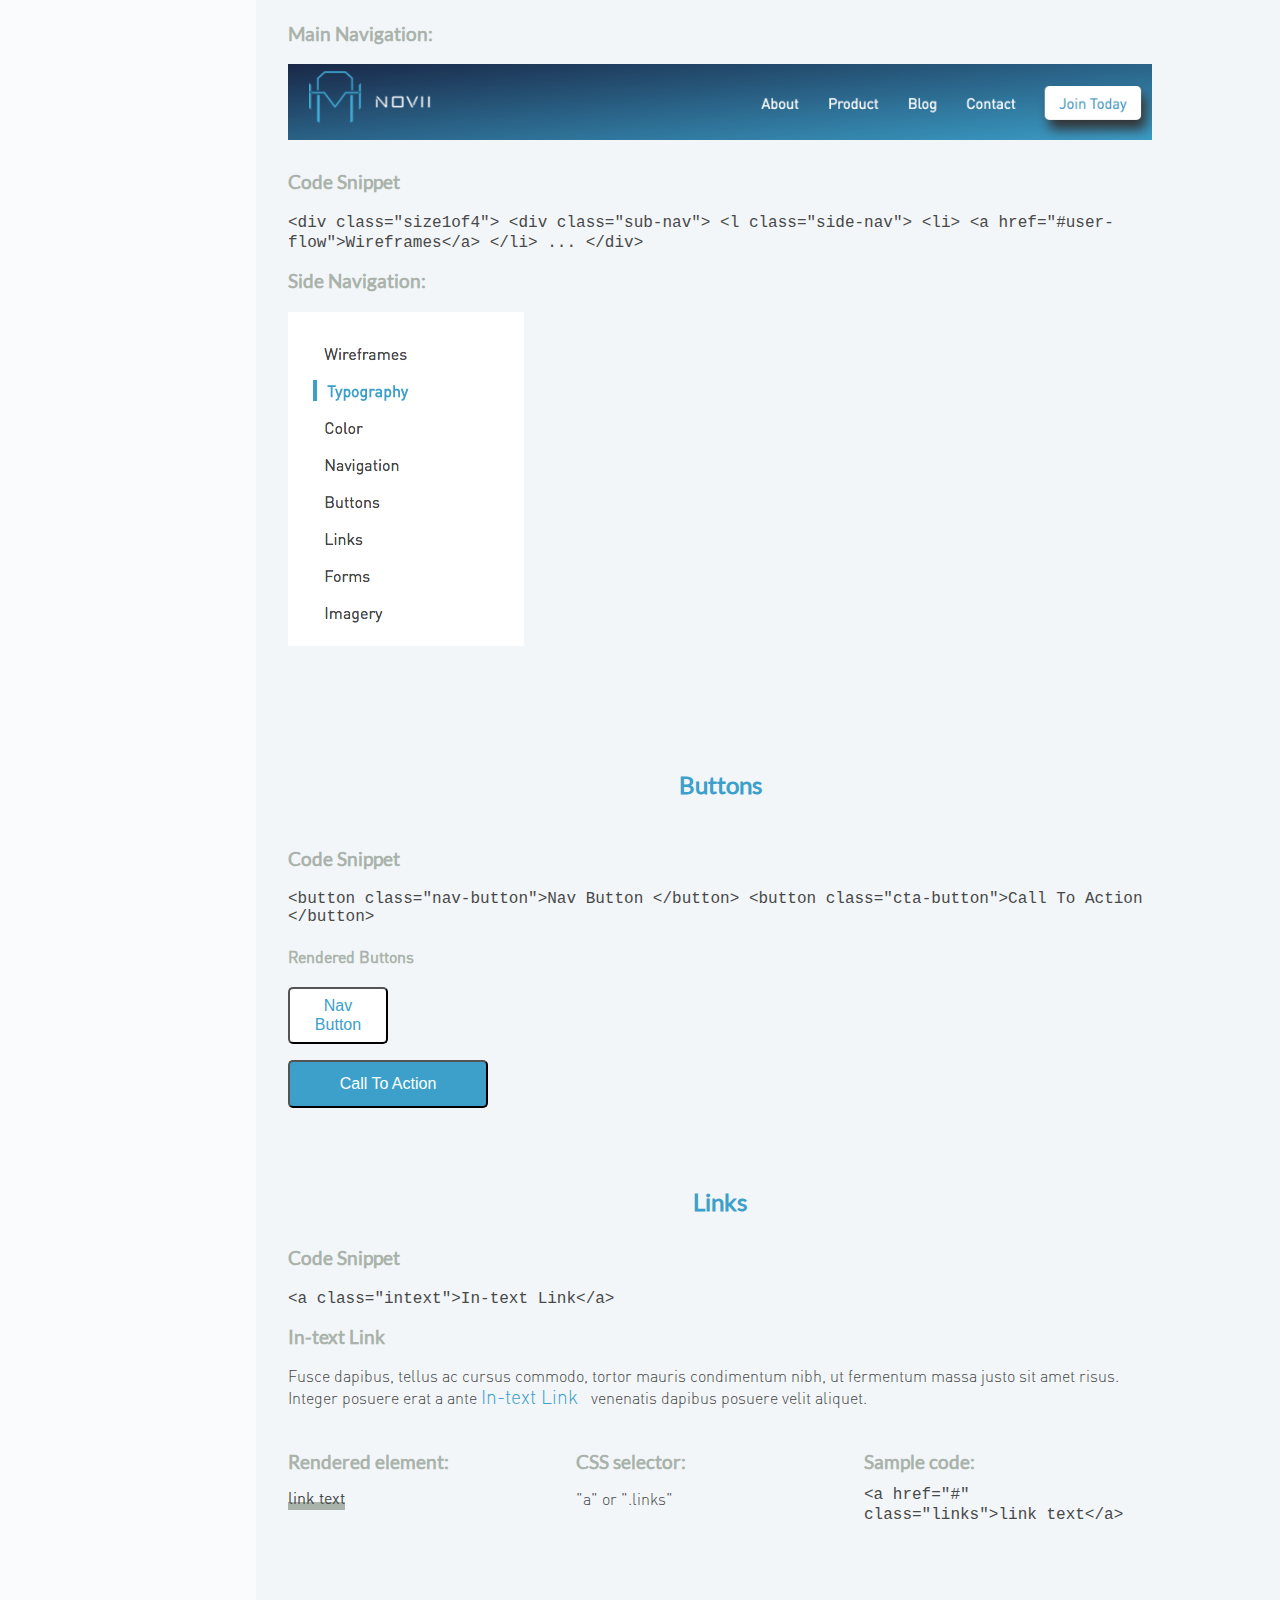
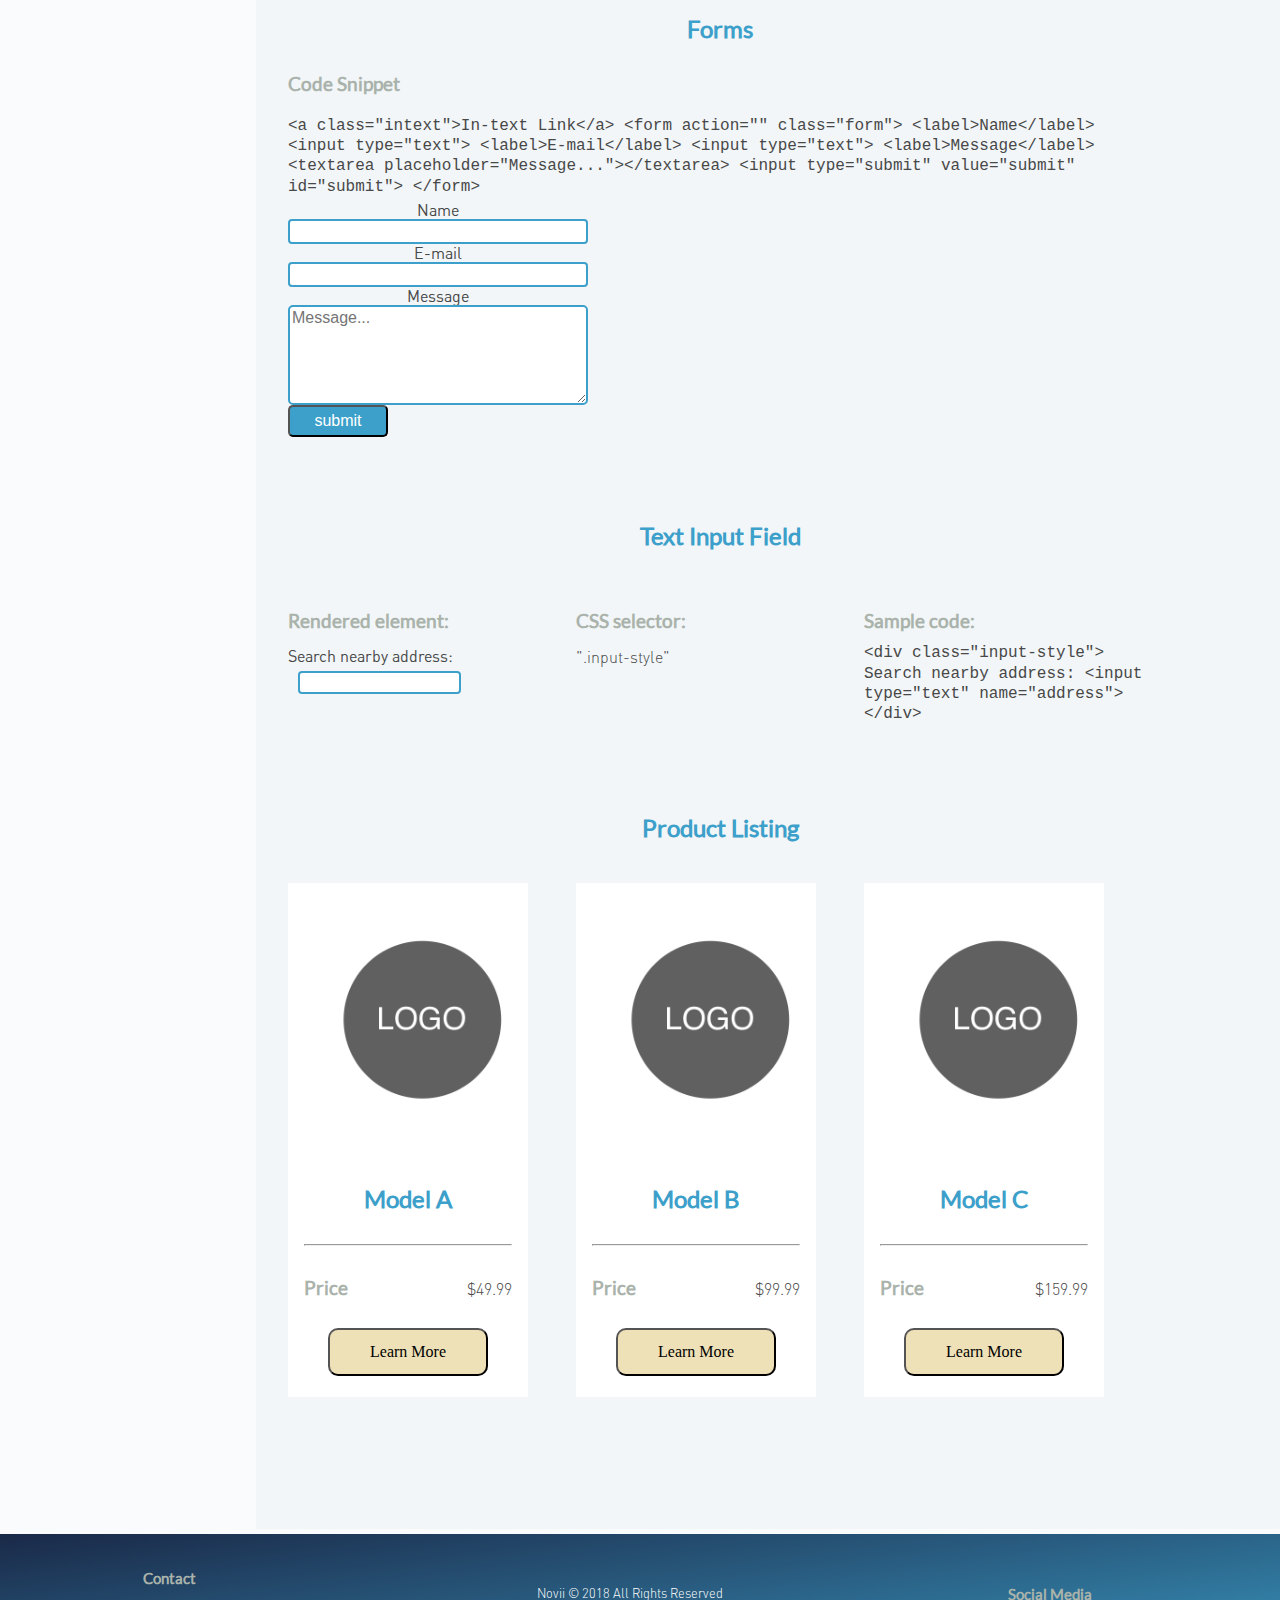
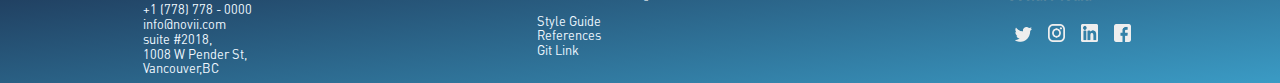
<file: styleguide.html>
<!DOCTYPE html>
<html lang="en">

<head>
    <meta charset="utf-8">

    <title>P01 Process - Styleguide</title>
    <link rel="stylesheet" href="css/normalize.css">
    <link rel="stylesheet" href="css/grid.css">
    <link rel="stylesheet" href="css/style2.css">
    <link rel="stylesheet" href="css/style.css">
    <link rel="stylesheet" href="css/main.css">
</head>

<body>
<!-- navigation -->
<header class="col-12 header" id="site_header">
        <div class="header_navbar">
          <div class="col-2">
            <a href="index.html">
                        <img class="header_logo" src="img/logo_horizontal.png" alt="icon">
                    </a>
          </div>
          <nav class="col-10 nav_main">
  
            <div tabindex="0" class="onclick-menu">
                <ul class="onclick-menu-content">
                  <li class="nav_item">
                    <a href="about.html">About</a>
                  </li>
                  <li class="nav_item">
                    <a href="product.html">Product</a>
                  </li>
                  <li class="nav_item">
                    <a href="blog.html">Blog</a>
                  </li>
                  <li class="nav_item">
                    <a href="contact.html">Contact</a>
                  </li>
                  <li class="nav_item">
                    <a class="nav-button" href="product.html">Join Today</a>
                  </li>
                </ul>
            </div>
  
          </nav>
        </div>
      </header>

    <div class="main-content">
        <div class="size1of4">
            <div class="sub-nav">
                <ul class="side-nav">
                    <li>
                        <a href="#typography">Typography</a>
                    </li>
                    <li>
                        <a href="#color">Color</a>
                    </li>
                    <li>
                        <a href="#navigation">Navigation</a>
                    </li>
                    <li>
                        <a href="#button">Buttons</a>
                    </li>
                    <li>
                        <a href="#link">Links</a>
                    </li>
                    <li>
                        <a href="#form">Forms</a>
                    </li>
                    <li>
                        <a href="#imagery">Imagery</a>
                    </li>
                </ul>
            </div>
        </div>

        <div class="size3of4">
            <div class="row">
                <section id="typography">
                    <h2>Typography</h2>
                    <div class="main-content-font">
                        <div class="">
                            <h1>
                                Header Level I
                            </h1>
                            <h3>
                                Header Level III
                            </h3>
                        </div>
                        <div class="">
                            <h3 id="lato">Lato</h3>
                            <h3>Content</h3>
                            <p>
                                Novii’s mobile application provides a platform for exercisers to find right personal trainers, train with flexible schedule
                                and in remote locations, and pay affordable rate; for certified trainers to work remotely,
                                get more clients and better compensation. Novii’s tracking hardware can be easily installed
                                on 90% of gym machines, and it ensures exercisers to compete training tasks correctly without
                                trainers on the site.
                            </p>
                            <h3 id="din-pro-regular">DINPro Light</h3>
                        </div>
                    </div>
                </section>
            </div>



            <section id="color">
                <h2>Color</h2>
                <h3>Primary Color</h3>
                <div class="primary-color">
                    <div id="light-blue">
                    </div>
                    <p>#3CA0CA</p>
                    <div id="white">
                    </div>
                    <p>#FFFFFF</p>
                    <div id="dark-blue">
                    </div>
                    <p>#1A2948</p>
                </div>

                <h3>Background / Border Color</h3>
                <div class="bg-color">
                    <div id="light-bg">
                    </div>
                    <p>linear-gradient(to bottom right, #1A2948, #3CA0CA);</p>
                    <div id="white2">
                    </div>
                    <p>#FAFBFC</p>
                </div>
               
                <div class="row">
                    <div class="content-in-grid">
                        <h3>Highlights</h3>
                        <div class="highlights">
                            <div id="light1">
                            </div>
                            <p>#3CA0CA</p>                            
                    </div>
                </div>
            </div>
            </section>

            <section id="navigation">
                <h2>Navigation</h2>
                <h3>Code Snippet</h3>
                <code>
                    &lt;div class="header-nav"&gt; &lt;ul class="main-nav"&gt; &lt;li&gt; &lt;a href="">Web&lt;/a&gt; &lt;/li&gt; ... &lt;/div&gt;
                </code>
                <h3>Main Navigation:</h3>
                <img src="img/main-nav.png" alt="">
                <h3>Code Snippet</h3>
                <code>
                    &lt;div class="size1of4"&gt; &lt;div class="sub-nav"&gt; &lt;l class="side-nav"&gt; &lt;li&gt; &lt;a href="#user-flow"&gt;Wireframes&lt;/a&gt;
                    &lt;/li&gt; ... &lt;/div&gt;

                </code>
                <h3>Side Navigation:</h3>
                <img src="img/side-nav.png" alt="">
            </section>

            <section id="button">
                <h2>Buttons</h2>
                <h3>Code Snippet</h3>
                <code>
                    &lt;button class="nav-button">Nav Button &lt;/button&gt; &lt;button class="cta-button">Call To Action &lt;/button&gt;
                </code>
                <h4>Rendered Buttons</h4>
                <button class="nav-button">Nav Button</button>
                <button class="cta-button">Call To Action</button>
            </section>



            <section id="link">
                <h2>Links</h2>
                <h3>Code Snippet</h3>
                <code>
                    &lt;a class="intext">In-text Link&lt;/a&gt;
                </code>
                <h3>In-text Link</h3>
                <p>
                    Fusce dapibus, tellus ac cursus commodo, tortor mauris condimentum nibh, ut fermentum massa justo sit amet risus. Integer
                    posuere erat a ante
                    <span>
                        <a class="intext" href="">In-text Link</a>
                    </span>venenatis dapibus posuere velit aliquet.
                </p>
                <div class="row">
                    <div class="content-in-grid">
                        <h3>Rendered element:</h3>
                        <div class="link-container">
                            <a class="links" href="#">link text</a>
                        </div>
                    </div>
                    <div class="content-in-grid">
                        <h3>CSS selector:</h3>
                        <p>"a" or ".links"</p>
                    </div>
                    <div class="content-in-grid">
                        <h3>Sample code:</h3>
                        <code>&lt;a href="#" class="links"&gt;link text&lt;/a&gt;</code>
                    </div>
                </div>

            </section>

            <section id="form">
                <h2>Forms</h2>
                <h3>Code Snippet</h3>
                <code>
                    &lt;a class="intext">In-text Link&lt;/a&gt; &lt;form action="" class="form"> &lt;label>Name&lt;/label> &lt;input type="text">
                    &lt;label>E-mail&lt;/label> &lt;input type="text"> &lt;label>Message&lt;/label> &lt;textarea placeholder="Message...">&lt;/textarea>
                    &lt;input type="submit" value="submit" id="submit"> &lt;/form&gt;
                </code>
                <form action="get" class="form">
                    <label>Name</label>
                    <input type="text">
                    <label>E-mail</label>
                    <input type="text">
                    <label>Message</label>
                    <textarea placeholder="Message..."></textarea>
                    <input type="submit" value="submit" id="submit">

                </form>
            </section>
            <section>
                <h2>Text Input Field</h2>
                <div class="row">
                    <div class="content-in-grid">
                        <h3>Rendered element:</h3>
                        <div class="input-style">
                            Search nearby address:
                            <input type="text" name="address">
                        </div>

                    </div>
                    <div class="content-in-grid">
                        <h3>CSS selector:</h3>
                        <p>".input-style"</p>
                    </div>
                    <div class="content-in-grid">
                        <h3>Sample code:</h3>
                        <code>&lt;div class="input-style"&gt;
                            <br /> Search nearby address: &lt;input type="text" name="address"&gt;
                            <br /> &lt;/div&gt;
                        </code>
                    </div>
                </div>
            </section>


            <section>
                <h2>Product Listing</h2>
                <div class="row">
                    <div class="content-in-grid">
                        <div class="product-listing">
                            <img src="img/product.png" alt="product">
                            <h2>Model A</h2>
                            <hr />
                            <div class="listing-row">
                                <h3>Price</h3>
                                <p>
                                    $49.99
                                </p>
                            </div>
                            <div class="listing-center-wrapper">
                                <button class="buttonstyle1" type="button">Learn More</button>
                            </div>
                        </div>
                    </div>

                    <div class="content-in-grid">
                        <div class="product-listing">
                            <img src="img/product.png" alt="product">
                            <h2>Model B</h2>
                            <hr />
                            <div class="listing-row">
                                <h3>Price</h3>
                                <p>
                                    $99.99
                                </p>
                            </div>
                            <div class="listing-center-wrapper">
                                <button class="buttonstyle1" type="button">Learn More</button>
                            </div>
                        </div>
                    </div>

                    <div class="content-in-grid">
                        <div class="product-listing">
                            <img src="img/product.png" alt="product">
                            <h2>Model C</h2>
                            <hr />
                            <div class="listing-row">
                                <h3>Price</h3>
                                <p>
                                    $159.99
                                </p>
                            </div>
                            <div class="listing-center-wrapper">
                                <button class="buttonstyle1" type="button">Learn More</button>
                            </div>
                        </div>
                    </div>

                </div>

            </section>
        </div>
    </div>
    <!-- button goes to the top  -->
    <!-- <a onclick="topFunction()" href="#" id="to-top">
        <img src="img/up-arrow.png" alt="">
    </a> -->
    <footer class="col-12 footer">
            <div class="footer_nav">
                <ul>
                    <li class="footer_col">
                        <h3>Contact</h3>
                        <ul>
                            <li>
                                <a href="#">+1 (778) 778 - 0000</a>
                            </li>
                            <li>
                                <a href="mailto:info@novii.com">info@novii.com</a>
                            </li>
                            <li>
                                <a href="#">
                                    suite #2018,
                                    <br> 1008 W Pender St,
                                    <br> Vancouver,BC
                                </a>
                            </li>
                        </ul>
                    </li>
                    <li class="footer_col">
                        <p>Novii &copy 2018 All Rights Reserved</p>
                        <a href="styleguide.html">Style Guide</a><br>
                        <a href="references.html">References</a><br>
                        <a href="https://github.com/tedballin/Novii-1.0" target="_blank">Git Link</a>
                    </li>
                    <li class="footer_col">
                        <h3>Social Media</h3>
                        <a href="#">
                            <img class="sm-img" src="img/twitter.png" alt="social media icon">
                        </a>
                        <a href="#">
                            <img class="sm-img" src="img/instagram.png" alt="social media icon">
                        </a>
                        <a href="#">
                            <img class="sm-img" src="img/linkedin.png" alt="social media icon">
                        </a>
                        <a href="#">
                            <img class="sm-img" src="img/facebook.png" alt="social media icon">
                        </a>
                    </li>
                </ul>
            </div>
        </footer>
    <script src="js/script.js"></script>
</body>

</html>
</file>
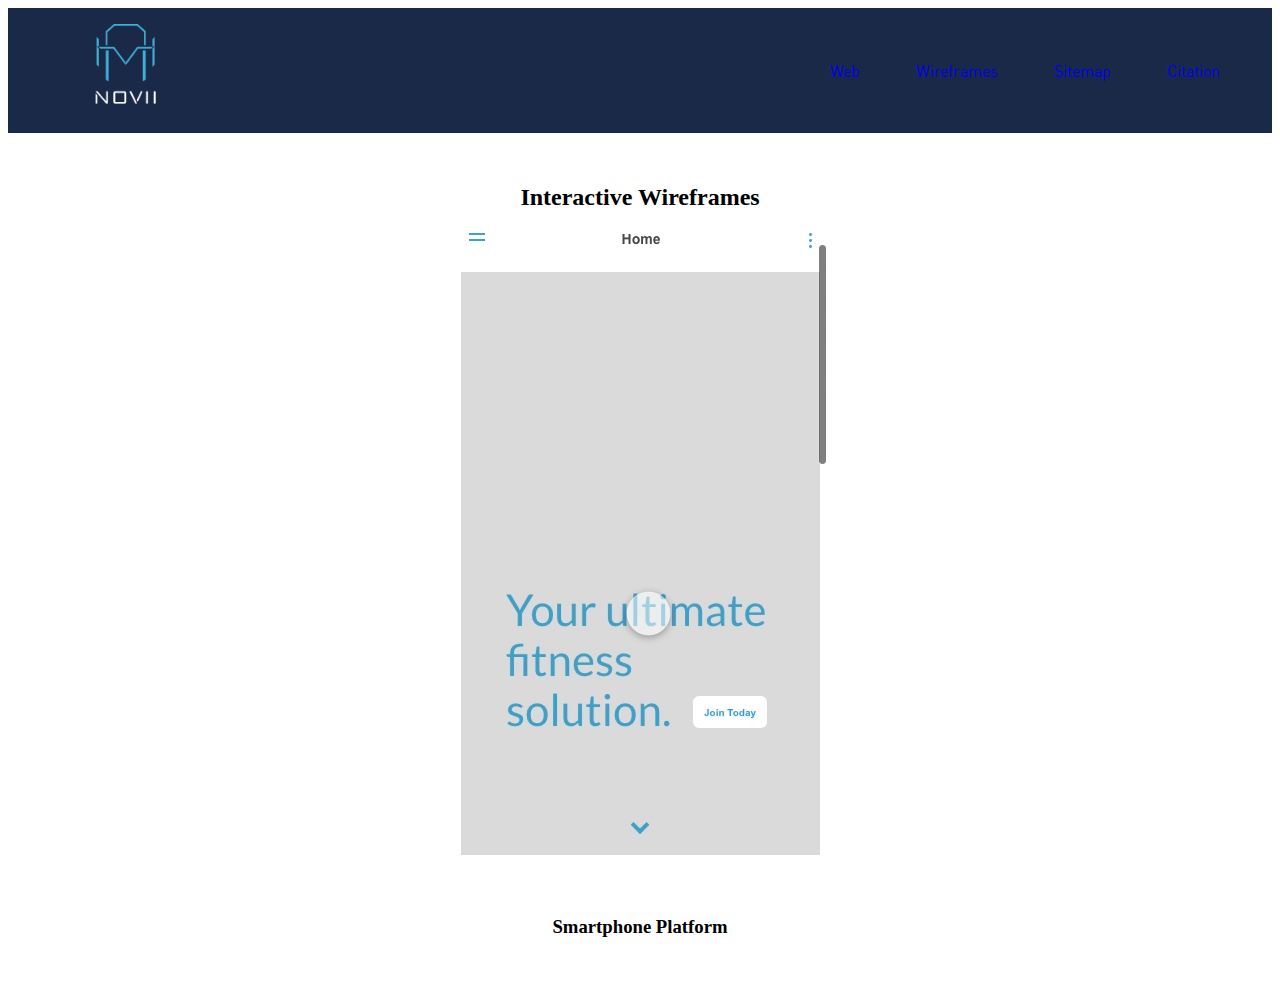
<file: wireframes.html>
<!-- Project 02
Authors: Yang Zhang, Randy Panopio
IAT 339 
 -->

 <!DOCTYPE html>
 <html lang="en">
 
 <head>
     <meta charset="utf-8">
     <meta name="viewport" content="width=device-width, initial-scale=1.0">
     <title>P01 Process - Styleguide</title>
     <link rel="stylesheet" href="css/style.css">
 </head>
 
 <body>
     <div class="main-header-wrap">
 
         <div class="main-header-logo">
             <img src="img/logo.png" alt="logo">
         </div>
 
 
         <div class="header-nav">
             <ul class="main-nav">
                 <li>
                     <a href="index.html">Web</a>
                 </li>
                 <li>
                     <a href="wireframes.html">Wireframes</a>
                 </li>
                 <li>
                     <a href="sitemap.html">Sitemap</a>
                 </li>
                 <li>
                     <a href="reference.html"> Citation</a>
                 </li>
             </ul>
         </div>
     </div>

    <section id="user-flow">
        <h2>Interactive Wireframes</h2>
        <video loop muted autoplay="autoplay">
            <source src="video/Interactive Wireframes.mp4" type="video/mp4">
        </video>
        <h3>Smartphone Platform</h3>
    </section>
</body>

</html>
</file>
<file: css/main.css>
/* fonts */

@font-face {
  font-family: "Lato";
  src: url("../font/Lato-Regular.ttf");
}

@font-face {
  font-family: "DINPro Light";
  src: url("../font/DINPro-Light.otf") format("opentype");
}

@font-face {
  font-family: "DINPro Regular";
  src: url("../font/DINPro-Regular.otf") format("opentype");
}

html {
  box-sizing: border-box;
  width: 100%;
  height: 100%;
}

*,
*::before,
*::after {
  box-sizing: inherit;
}

body {
  font-family: 'DINPro Regular', Helvetica, sans-serif;
  font-size: 1rem;
  color: #484848;
  background-color: #FAFBFC;
}

/* safe cap */

img,
embed object,
video {
  max-width: 100%;
}

nav a,
button {
  /* make sure clickable elements are easy to tap on mobile devices */
  min-width: 48px;
  min-height: 48px;
}

a {
  text-decoration: none;
  color: #ffffff;
}

a:active,
a:hover,
a:focus {
  color: #1A2948;
}

ul {
  list-style: none;
}

h1,
h2,
h3 {
  /* neo latina doesnt show numbers  */
  /* font-family: "Neo Latina"; */
  font-family: "Lato";
}

p {
  font-family: "DINPro Light";
}

video {
  position: relative;
  margin: 0;
  padding: 0;
  min-width: 100%;
  z-index: -1;
  width: 100%;
  height: auto;
}

section {
  margin-bottom: 5rem;
}

ul {
  padding-left: 0;
}

/*  Grids System */

/* fheader_logoex and width
* To do - media queries, I'll do it next submission
*/

/* use this to wrap content with whitespace padding wrap entire content with this usually */

.container {
  width: 100%;
  padding-left: 1em;
  padding-right: 1em;
  margin-left: auto;
  margin-right: auto;
}

/* dont want to break other images so ill just do the image style here */

.container img {
  width: 100%;
}

/* turns content into flex - align content into a row */

.row_container {
  display: -ms-flexbox;
  display: flex;
  -ms-flex-wrap: wrap;
  flex-wrap: wrap;
}

/* start small, mobile */

[class*="col-"] {
  padding: 0;
  width: 100%;
  /* border: 1px solid red; */
}

/* hide button on none mobile */

.menu-toggler {
  display: none;
}

/* media query for menu */

@media screen and (max-width: 770px) {
  .onclick-menu {
    float: right;
    width: 15%;

  }
  .onclick-menu:before {
    content: "menu";
    color: white;
  }

  .onclick-menu li{

    margin-top: 20px;
    margin-bottom: 20px;
    padding-left: 5px;
    padding-right: 5px;

  }
  .onclick-menu:focus {
    pointer-events: none;
  }
  .onclick-menu:focus .onclick-menu-content {
    opacity: 1;
    visibility: visible;
    pointer-events: auto;
  }
  .onclick-menu-content {
    position: absolute;
    z-index: 1;
    /* use opacity to fake immediate toggle */
    opacity: 0;
    visibility: hidden;
    transition: visibility 0.5s;
    /* backgrouhnd colour of the menu dropdown*/
    background-color: white;

  }

  /* need to change colour of text to be visible in white*/
  .nav_item a{
    color: #3CA0CA;
  }




}

/* tab + pc size */

@media screen and (min-width: 770px) {
  .col-1 {
    -ms-flex: 0 0 8.333333%;
    flex: 0 0 8.333333%;
    max-width: 8.333333%;
  }
  .col-2 {
    -ms-flex: 0 0 16.666667%;
    flex: 0 0 16.666667%;
    max-width: 16.666667%;
  }
  .col-3 {
    -ms-flex: 0 0 25%;
    flex: 0 0 25%;
    max-width: 25%;
  }
  .col-4 {
    -ms-flex: 0 0 33.333333%;
    flex: 0 0 33.333333%;
    max-width: 33.333333%;
  }
  .col-5 {
    -ms-flex: 0 0 41.666667%;
    flex: 0 0 41.666667%;
    max-width: 41.666667%;
  }
  .col-6 {
    -ms-flex: 0 0 50%;
    flex: 0 0 50%;
    max-width: 50%;
  }
  .col-7 {
    -ms-flex: 0 0 58.333333%;
    flex: 0 0 58.333333%;
    max-width: 58.333333%;
  }
  .col-8 {
    -ms-flex: 0 0 66.666667%;
    flex: 0 0 66.666667%;
    max-width: 66.666667%;
  }
  .col-9 {
    -ms-flex: 0 0 75%;
    flex: 0 0 75%;
    max-width: 75%;
  }
  .col-10 {
    -ms-flex: 0 0 83.333333%;
    flex: 0 0 83.333333%;
    max-width: 83.333333%;
  }
  .col-11 {
    -ms-flex: 0 0 91.666667%;
    flex: 0 0 91.666667%;
    max-width: 91.666667%;
    ;
  }
  .col-12 {
    -ms-flex: 0 0 100%;
    flex: 0 0 100%;
    max-width: 100%;
  }
}

/* use this to center a div */

.center-auto {
  margin-right: auto !important;
  margin-left: auto !important;
}

.center-vertically {
  margin-top: auto !important;
  margin-bottom: auto !important;
}

/* end of grid */

/*
 *
 * header classes
 *
 */

.header {
  background: linear-gradient(to bottom right, #1A2948, #3CA0CA);
  padding: .5rem 1.5rem;
  /* position: fixed;]
    z-index:10; */
}

.header_navbar {
  display: flex;
  align-items: center;
}

img.header_logo {
  max-width: 150px !important;
  /* width: 150px !important; */
}

/* ..... */

/* .nav_main{
    position: absolute;
    background: #464655;
    top: 100%;
    right:0%;
}

.nav_main ul{
    margin: 0;
    padding: 0;
    list-style:none;
}

.nav_main li:not(:last-child){
    border-bottom: 1px solid #575766;
}

.nav_main a{
    color:white;
    text-decoration: none;
    display: block;
    padding: 2em 6em;
}

.nav_main a:hover, .nav_main a:focus{
    background:#3CA0CA;
}


.menu-toggle{
    padding:1em;
    position: absolute;
    right:1em;
    top: 1em;
    cursor: pointer;
}

.hamburger,
.hamburger::before,
.hamburger::after{
    content: "";
    display: block;
    background:#EBEBD3;
    height:3px;
    width: 1.5em;
    border-radius: 3px;
}

.hamburger::before{
    transform: translateY(-6px);

}

.hamburger::after{
    transform: translateY(3px);

} */

/* ..... */
@media screen and (min-width: 720px) {
  .nav_main ul {
    display: flex;
    flex-direction: row;
    justify-content: flex-end;
  }

  .nav_main li {
    margin-left: 2em;
  }
}


.nav_main a:hover,
a:focus,
a:active {
  color: #1A2948;
  transition: ease-out 0.3s;
}

.menu_icon {
  display: none;
  font-size: 1.5em;
  color: #FFFFFF;
}

.active {
  color: #1A2948;
  padding-bottom: .25em;
  border-bottom: 2px solid #1A2948;
}

/* sticky header */

.sticky {
  position: fixed;
  top: 0;
  z-index: 10;
  box-shadow: 0 2px 5px rgba(0, 0, 0, 0.26);
}

/*
 *
 * hero
 *
 */

.video_promo {
  display: flex;
  flex-wrap: wrap;
  flex-direction: column;
  justify-content: center;
  align-items: center;
  color: #fff;
}

.hero_text {
  position: absolute;
  text-align: center;
  padding: 1em;
}

/*
 *
 * feature
 *
 */

 .feature{
   display: flex;
   flex-wrap:wrap;
   justify-content: center;
 }

[class *="feature_column_"] {
  text-align: left;
  margin: 2em 3em;
  padding: 2em;
  max-width: 100%;
}

/* change the order under mobile view */

@media screen and (max-width:770px) {
  .feature_column_1 {
    order: 0;
  }
  .feature_column_2 {
    order: 1;
  }
  .feature_column_3 {
    order: 3;
  }
  .feature_column_4 {
    order: 2;
  }
  .feature_column_5 {
    order: 4;
  }
  .feature_column_6 {
    order: 5;
  }
  .footer_col {
    width: 100%;
  }
}

.icon {
  width: 150px;
  margin-bottom: 2em;
}

.feature-img {
  box-shadow:5px 5px 25px 0 rgba(46,61,73,.2)
}

.feature p{
  line-height: 1.6;
}

.row_container h1,h2 {
  text-align: center;
  margin: 2rem 0;
  color: #3CA0CA;
}

.feature-card{
  position: relative;
  background: #fff;
  box-shadow: 5px 5px 25px 0 rgba(46,61,73,.2);
  border-radius: .375rem;
  transition: all .3s ease;
  max-height: 400px;
}

/*
 *
 * testimonial
 *
 */

.testimonial {
  display: flex;
  flex-wrap: wrap;
  flex-direction: column;
  justify-content: center;
  align-items: center;
  margin: 5em 0;
  background-color: #F3F8F9;
  height: 30em;
}

.testimonial h4 {
  color: #3CA0CA;
}

/*
 *
 * join today cta
 *
 */

.cta {
  padding: 10em;
  background: url('../img/banner.jpg') center center no-repeat;
  background-size: cover;
  margin-bottom: 0;
  margin-top: 5em;
}

.cta_content {
  text-align: center;
  line-height: 1.6;
  color: #fff;
}


/*
 *
 * footer
 *
 */

.footer {
  background: linear-gradient(to bottom right, #1A2948, #3CA0CA);
  padding: .25em 0;
  font-size: .8em;
}

.footer_nav ul {
  display: flex;
  flex-wrap: wrap;
  color: #fff;
  justify-content: space-around;
}

.footer_col {
  align-self: center;
}

.footer_col ul {
  display: flex;
  flex-direction: column;
}

.footer_col a {
  color: aliceblue;
  margin-bottom:.2em;
}

.footer_col a:hover, a:focus {
  color: #3CA0CA;
}

.footer_col img {
  width: 30px;
  padding: .5em;
}

.references{
  height: 600px;
}
.references p{
  line-height: 1.6;
}
/* blog */

.text a{
  color: #484848;
}
 .text a:hover, a:focus {
  color: #3CA0CA;
}

#blog img{
  box-shadow:5px 5px 25px 0 rgba(46,61,73,.2);
}

/* about styles */

.hero-about {
  display: table-cell;
  vertical-align: middle;
  display: table;
  width: 100%;
  height: 100%;
  padding: 10em;
  background: url("../img/about.png") no-repeat center;
  background-color: #333333;
  background-size: cover;
}

.about-img{
  max-width: 100%;
  max-height: 28em;
  overflow: hidden;
  object-fit: fill;
}

.about-us-section{
  padding:2em;
}

.stats{
  display: flex;
  flex-wrap: wrap;
  justify-content: space-between;
  margin-top: 4em;
}
.stats p{
  text-align: center;
}

.about-us-section p {
  font-family: "DINPro Regular";
  font-weight: 100;
  line-height: 1.6;
}

/* map styles */

/* https://www.ostraining.com/blog/coding/responsive-google-maps/ */

.map-responsive {
  overflow: hidden;
  padding-bottom: 56.25%;
  position: relative;
  height: 0;
}

.map-responsive iframe {
  left: 0;
  top: 0;
  height: 100%;
  width: 100%;
  position: absolute;
}

/* product listing style */


.product-listing {
  background-color: #FFFFFF;
  padding: 1em;
  
}

.product-text{
  line-height: 1.6;
}

.products{
  padding: 1em;
}

/* pushe down the price */
.push-down{
  /* position: relative;
    float:left; */
    /* nothing works */
}

.push-down p{
}


.price-style {
  width: 100%;
  display: flex;
  align-items: baseline;
  justify-content: space-between;
}

.product-center {
  width: 100%;
  display: flex;
  align-items: center;
  justify-content: center;
}

.contact {
  display: flex;
  flex-wrap: wrap;
  flex-direction: column;

  color: #3CA0CA;
}

/* extra stylign for forms */
.order{
  padding-left: 20px;
}
.order label, div, form{
  padding-top: 5px;
  padding-bottom: 5px;
}
.contact-row{
  display: flex;
  display: wrap;
  flex-direction: row;

}
.contact-row input, span{
  padding-top: 5px;
  font-size: 0.8em;
  margin-right: 10px;
}



.contact input[type=text],
textarea {
  border: 2px solid#3CA0CA;
  border-radius: 5px;
  width: 100%;
}

/* buttons  */
@media screen and (min-width: 720px) {
  .nav-button {
    padding: .5em 1em;
    color: #3CA0CA;
    background-color: #fff;
    border-radius: 5px;
    /* box-shadow: 5px 10px 20px 0px #333; */
    display: inline;
    cursor: pointer;
  }

  .nav-button:hover, :focus, :active {
    /* box-shadow: 3px 5px 20px 0px #333; */
    transition: ease .3s;
  }
}


.cta-button {
  /* text-align: center; */
  padding: .5em 1em;
  border-radius: 5px;
  background: #3CA0CA;
  color: white;
  /* box-shadow: 3px 5px 20px 0px #333; */
}
</file>
<file: css/style.css>
/* fonts */

@font-face {
  font-family: "Lato";
  src: url("../font/Lato-Regular.ttf");
}

@font-face {
  font-family: "DINPro Light";
  src: url("../font/DINPro-Light.otf") format("opentype");
}

@font-face {
  font-family: "DINPro Regular";
  src: url("../font/DINPro-Regular.otf") format("opentype");
}

body {
  font-family: 'DINPro Regular', Helvetica, sans-serif;
  font-size: 16px;
}

header,
nav,
footer,
section,
article,
div {
  /* defult:content-box, border-box sets the full width of all parts of elements: content,padding, borders
    eg. 300px is the full width, no matter what */
  box-sizing: border-box;
}

nav a,
button {
  /* make sure clickable elements are easy to tap on mobile devices */
  min-width: 48px;
  min-height: 48px;
}

/* catch all, content fits within the viewport */

img,
embed,
object,
video {
  max-width: 80%;
}

section {
  margin-bottom: 5rem;
}

ul {
  list-style: none;
}

h1 {
  font-size: 2rem;
}

h1,
h2,
h3 {
  font-family: "Neo Latina";
}

p {
  font-family: "DINPro Regular";
}

textarea,
input[type=text] {
  border: 2px solid #3CA0CA;
  border-radius: 4px;
}

textarea {
  height: 100px;
}

/* header clsss */

.main-header-wrap,
.main-content,
.main-nav {
  display: flex;
}

.main-nav {
  justify-content: flex-end;
}

.main-header-wrap {
  background: #1A2948;
  padding: 1rem;
  align-items: center;
  flex-direction: row;
  justify-content: flex-end;
}

.main-header-logo {
  flex: 1;
  margin-left: 5%;
}

.main-header-logo img {
  max-width: 80px;
  height: auto;
}

.header-nav {
  flex: 2;
  justify-content: flex-end;
}

.header-nav li {
  margin-right: 1rem;
  padding: 5px 20px 5px 20px;
  border-radius: 5px;
  transition: ease .5s;
}

.header-nav a,
a:visited,
a:hover {
  text-decoration: none;
}

.header-nav li:hover {
  background: #3CA0CA;
}

.header-nav li:active {
  background: #3CA0CA;
}

.main-content {
  align-items: flex-start;
}

.size1of4 {
  flex: 1;
  position: fixed;
  z-index: 1;
}

.size3of4 {
  flex: 3;
  margin-left: 20%;
  padding: 2rem;
  background: #F2F6F8;
}

.size3of4 section {
  margin-right: 10%;
}

.side-nav {
  margin-left: 5%;
}




.side-nav li {
  margin: 1rem 1rem;
  font-size: 1rem;
}

.side-nav a {
  text-decoration: none;
  color: #484848;
  border-left: 1px solid white;
  padding-left: 10px;
  transition: ease .3s;
}

.side-nav a:hover {
  border-left: 4px solid #3CA0CA;
  font-weight: bold;
  color: #3CA0CA;
}

.side-nav a:focus {
  border-left: 4px solid #3CA0CA;
  font-weight: bold;
  color: #3CA0CA;
}

.primary-color,
.bg-color,
.text-color {
  display: flex;
  align-items: baseline;
}

.mockup-img {
  display: flex;
  align-items: baseline;
  justify-content: space-between;
  flex-wrap: wrap;
}

.nav-button,
.cta-button {
  padding: 5px 20px 5px 20px;
  width: 100px;
  border-radius: 5px;
  background: #3CA0CA;
  color: white;
}

.cta-button {
  border-radius: 50px;
  width: 200px;
  margin-top: 1rem;
}

.intext {
  font-size: 1.2rem;
  color: #3CA0CA !important;
  text-decoration: none;
}

.logo img {
  width: 150px;
}

.ref {
  margin: 2rem;
  display: flex;
  flex-direction: column;
  align-items: center;
}


.form {
  width: 50%;
  display: flex;
  flex-direction: column;
justify-content: space-around
}

/* override style from style 2  */
.link-container a{
  color: #484848;
}

/*    id    */

#lato {
  color: #3CA0CA;
  font-family: "Lato";
  font-size: 1.5rem;
}

#din-pro-regular {
  color: #3CA0CA;
  font-family: "DINPro Regular";
  font-size: 1.2rem;
}

#dark {
  width: 100px;
  height: 100px;
  background: #484848;
  border-radius: 50%;
}

#black {
  width: 100px;
  height: 100px;
  background: #000000;
  border-radius: 50%;
}

#light-blue {
  width: 100px;
  height: 100px;
  background: #3CA0CA;
  border-radius: 50%;
}

#white {
  width: 100px;
  height: 100px;
  background: #FFFFFF;
  border: 1px solid black;
  border-radius: 50%;
}

#white2 {
  width: 100px;
  height: 100px;
  background: #FAFBFC;
  border: 1px solid black;
  border-radius: 50%;
}

#dark-blue {
  width: 100px;
  height: 100px;
  background: #1A2948;
  border-radius: 50%;
}

#light-bg {
  width: 100px;
  height: 100px;
  background: linear-gradient(to bottom right, #1A2948, #3CA0CA);;
  border: 1px solid black;
  border-radius: 50%;
}

#to-top {
  position: fixed;
  bottom: 2rem;
  right: 1rem;
  z-index: 1;
}

#button {
  display: flex;
  flex-direction: column;
}

#submit{
  padding: 5px 20px 5px 20px;
  width: 100px;
  border-radius: 5px;
  background: #3CA0CA;
  color: white;
}

#user-flow{
  margin: 2rem;
  display: flex;
  align-items: center;
  flex-direction: column;
}
</file>
<file: css/grid.css>
/* grid style that splits our content in 12 columns */

/* .row{
  display: flex;
  flex-direction: row;
  justify-content: space-between;
}

.content-in-grid{
  flex-basis: auto;
  flex-grow: 1;
  align-items: center;
  width: 30%;
}
.content-in-grid > *{
  margin-bottom: 10px;
} */
</file>
<file: css/style2.css>
/* generic modifications  */
html, body{
  width: 100%;
  height: 100%;
}

img{
  max-width: 700px;
  margin-bottom: 10px;
  object-fit: cover;
}

body{
  font-family: 'Raleway';
  font-size: 1em;
  color: #333333;
  /* background-color: #ebefc9; */
}


h2{
  font-family: 'Open Sans';
  font-size: 1.5em;
  color: #333333;
}

h3{
  color: #aab3ab;
}

h4{
  color: #aab3ab;
}

ul {
    list-style: none;
}

/* colour swatches */
#black-text{
    width: 100px;
    height: 100px;
    background: #333333;
    border-radius: 50%;
}

#white-text{
  width: 100px;
  height: 100px;
  background: #FFFFFF;
  border-radius: 50%;
}

#light1{
    width: 100px;
    height: 100px;
    background: #3CA0CA;
    border-radius: 50%;
}


#texture1{
    width: 100px;
    height: 100px;
    background: #e8caaf;
    border-radius: 50%;
}

#texture2{
  width: 100px;
  height: 100px;
  background: #66442c;
  border-radius: 50%;
}


/* color end */


/* navbar styling  */

.main-header {
  background: #aab3ab;
  width: 100%;
  padding: 0px 50px;
  display: block;
}
.main-header ul {
  list-style: none;
  margin: 0;
  padding: 0;
  line-height: 1;
  display: block;
  zoom: 1;
}
.main-header ul:after {
  content: " ";
  display: block;
  font-size: 0;
  height: 0;
  clear: both;
  visibility: hidden;
}
.main-header ul li {
  display: inline-block;
  padding: 0;
  margin: 0;
}
.main-header.align-right ul li {
  float: right;
}
.main-header.align-center ul {
  text-align: center;
}
.main-header ul li a {
  color: #ffffff;
  text-decoration: none;
  display: block;
  padding: 15px 25px;
  font-family: 'Open Sans';
  font-size: 1em;
  position: relative;
  transition: color .25s;
}
.main-header ul li a:hover {
  color: #333333;
}
.main-header ul li a:hover:before {
  width: 100%;
}

.main-header ul li a:before {
  content: "";
  display: block;
  position: absolute;
  left: 0;
  bottom: 0;
  height: 3px;
  width: 0;
  background: #333333;
  transition: width .5s;
}

/* navbar style end */


.main-container-wrap{
  display:flex;
  flex-wrap:wrap;
  width: 100%;

}

/* body grid */

.wrapper{
  display: flex
}

.grid-1of6{
  width:12%;
}

.grid-1of6 li{
  margin-top: 30px;
}

.grid-5of6{
  display: 1;
  flex: 1 0 auto;
}

.row{
  display: flex;
  flex-direction: row;
  justify-content: space-between;
}

.content-in-grid{
  flex-basis: auto;
  flex-grow: 1;
  align-items: center;
  width: 30%;
}

/* hacky code, how do i fix? */
.content-in-grid a,p,h1,h2,h3,h4,button,form,input{
    /* padding-bottom: 5px; */
}

.content-in-grid > *{
  margin-bottom: 10px;
}

/* default button */

.default-button{
  text-decoration: none;
  font-family: 'Raleway';
  border-radius: 10px;
  color: #ffffff;
  background-color: #aab3ab;
  padding: 10px 40px 10px 40px;
  transition:  .5s;
  cursor: pointer;
}

/*  button styling*/

.buttonstyle1{
  font-family: 'Raleway';
  border-radius: 10px;
  background-color: #eee0b7;
  padding: 10px 40px 10px 40px;
  transition:  .5s;
  cursor: pointer;
}

.buttonstyle1:hover{
  background-color: #e8caaf;
  border-style: solid;
  border-color: #aab3ab;
}

.buttonstyle1:focus{
  background-color: #888;
  border-color: #aab3ab;
}


/* btn end */

/* link style */

.links {
  text-decoration:none;
  border-bottom: 2px solid #aab3ab;
  box-shadow: inset 0 -6px 0 #aab3ab;
  color: inherit;
  transition: background 0.1s cubic-bezier(.33,.66,.66,1);
}

.link-container a{
  color: #484848;
}

.links:hover{
  background: #aab3ab;
}




/* form style */
.form-style > *{
  display: block;
  margin-bottom: 5px;
  margin-top: 5px;
}

form{
  max-width: 300px;
  width: 100%;
  text-align: center;

}

.form-style input[type=text]{
  display: block;
  width: 100%;
  margin-top: 5px;
  padding-bottom: 5px;
  font-size: 16px;
  border-radius: 10px;
  border: none;
  background-color: #ffffff
}

.input-style input{
  margin-left: 10px;
  margin-top: 5px;
  padding-bottom: 5px;
  font-size: 12px;
  border: none;
  border-radius: 10px;
  background-color: #ffffff
}



/* listing */
.product-listing{
  background-color: #FFFFFF;
  max-width: 15rem;
  padding: 10px;
}
.product-listing img{
  max-width: 15rem;
}


.listing-row{
  width: 100%;
  display: flex;
  align-items: baseline;
  justify-content: space-between;
}

.listing-center-wrapper {
  width: 100%;
  display: flex;
  align-items: center;
  justify-content: center;
}
</file>
